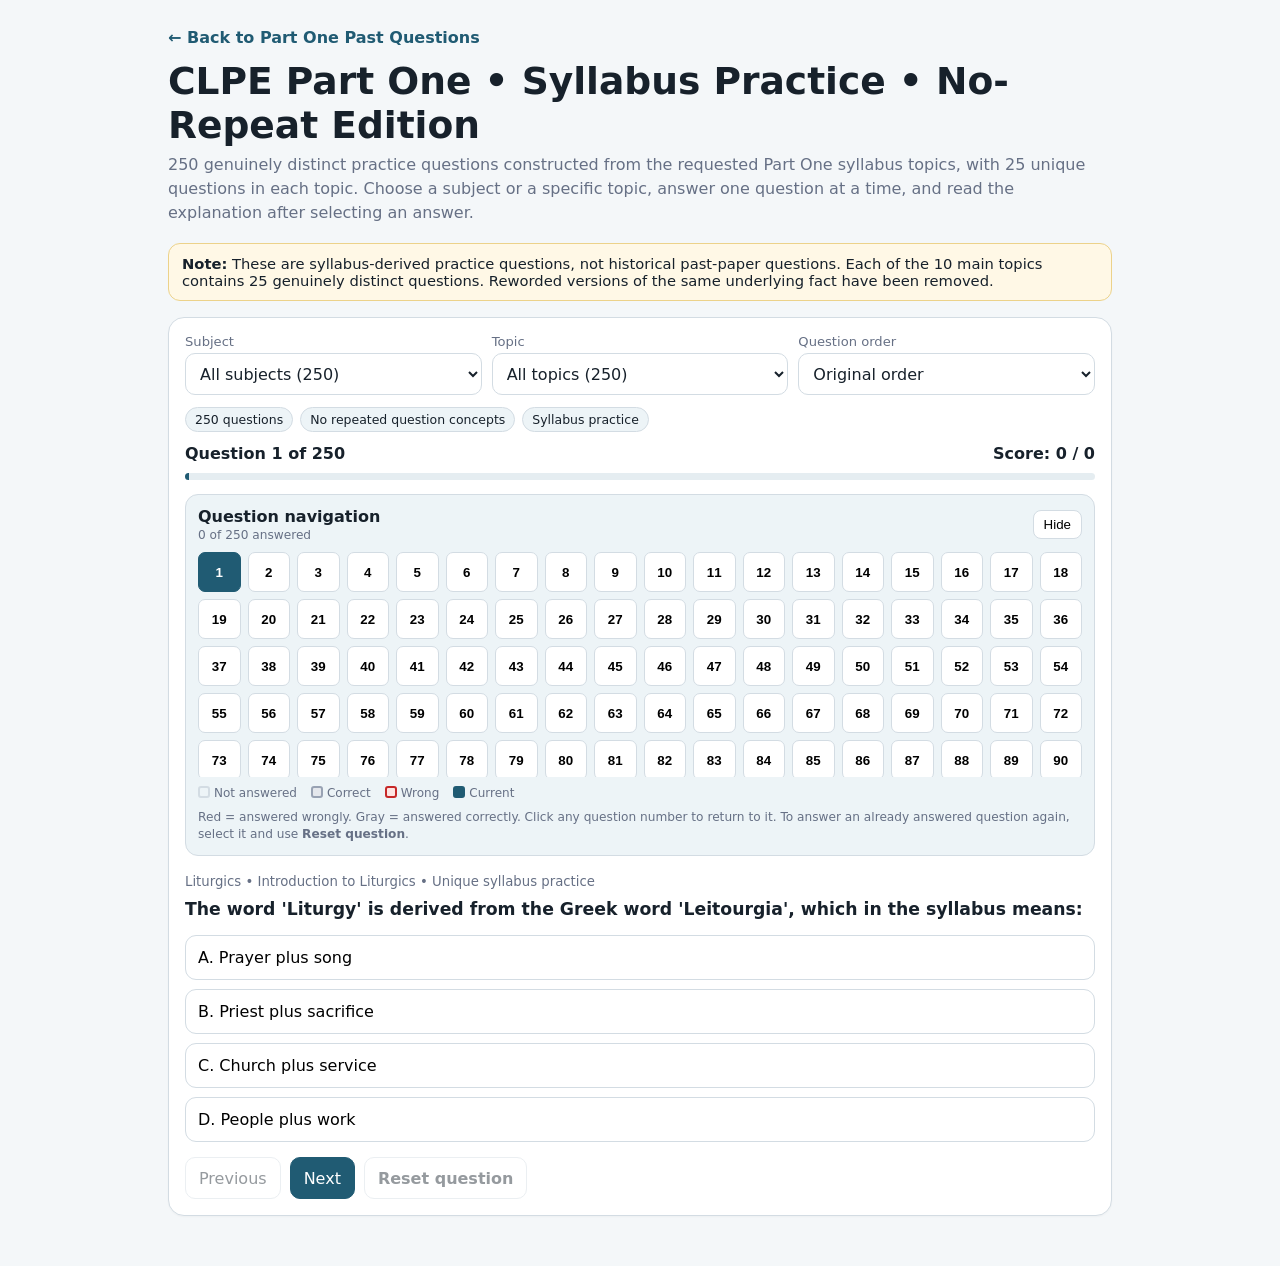
<file: index.html>
<!doctype html>
<html lang="en">
<head>
<meta charset="utf-8">
<meta name="viewport" content="width=device-width,initial-scale=1">
<title>CLPE Part One • Syllabus Practice • No-Repeat Edition</title>

<!-- Google tag (gtag.js) -->
<script async src="https://www.googletagmanager.com/gtag/js?id=G-89XWKB791B"></script>
<script>
  window.dataLayer = window.dataLayer || [];
  function gtag(){dataLayer.push(arguments);}
  gtag('js', new Date());
  gtag('config', 'G-89XWKB791B');
</script>

<link rel="stylesheet" href="style.css?v=20260925-unique250">
</head>
<body>
<div class="wrap">
  <a class="top-link" href="../">← Back to Part One Past Questions</a>
  <h1>CLPE Part One • Syllabus Practice • No-Repeat Edition</h1>
  <p class="subtitle">250 genuinely distinct practice questions constructed from the requested Part One syllabus topics, with 25 unique questions in each topic. Choose a subject or a specific topic, answer one question at a time, and read the explanation after selecting an answer.</p>

  <div class="notice"><strong>Note:</strong> These are syllabus-derived practice questions, not historical past-paper questions. Each of the 10 main topics contains 25 genuinely distinct questions. Reworded versions of the same underlying fact have been removed.</div>

  <div class="card">
    <div class="filters">
      <div>
        <label for="subject">Subject</label>
        <select id="subject"></select>
      </div>
      <div>
        <label for="topic">Topic</label>
        <select id="topic"></select>
      </div>
      <div>
        <label for="order">Question order</label>
        <select id="order">
          <option value="original">Original order</option>
          <option value="shuffle">Shuffle</option>
        </select>
      </div>
    </div>

    <div id="badges" class="badges"></div>

    <div class="status-line">
      <span id="prog">Question 1</span>
      <span id="score">Score: 0 / 0</span>
    </div>
    <div class="progress"><div id="bar" class="bar"></div></div>

    <div class="question-nav-panel">
      <div class="question-nav-head">
        <div>
          <strong>Question navigation</strong>
          <span id="navSummary" class="nav-summary"></span>
        </div>
        <button id="toggleNav" class="nav-toggle" type="button">Hide</button>
      </div>
      <div id="navWrap">
        <div id="questionNav" class="question-nav"></div>
        <div class="nav-legend">
          <span><i class="legend"></i>Not answered</span>
          <span><i class="legend correct"></i>Correct</span>
          <span><i class="legend wrong"></i>Wrong</span>
          <span><i class="legend current"></i>Current</span>
        </div>
        <p class="nav-help">Red = answered wrongly. Gray = answered correctly. Click any question number to return to it. To answer an already answered question again, select it and use <strong>Reset question</strong>.</p>
      </div>
    </div>

    <div id="quiz">
      <div id="meta" class="meta"></div>
      <p id="question" class="question"></p>
      <div id="answers" class="answers"></div>
      <div id="feedback" class="feedback" hidden></div>

      <div class="actions">
        <button id="prev" type="button">Previous</button>
        <button id="next" class="primary" type="button">Next</button>
        <button id="reset" type="button">Reset question</button>
      </div>
    </div>

    <div id="finish" class="finish" hidden>
      <h2>Finished</h2>
      <p id="final"></p>
    </div>
  </div>
</div>

<script src="script.js?v=20260925-unique250"></script>
</body>
</html>
</file>
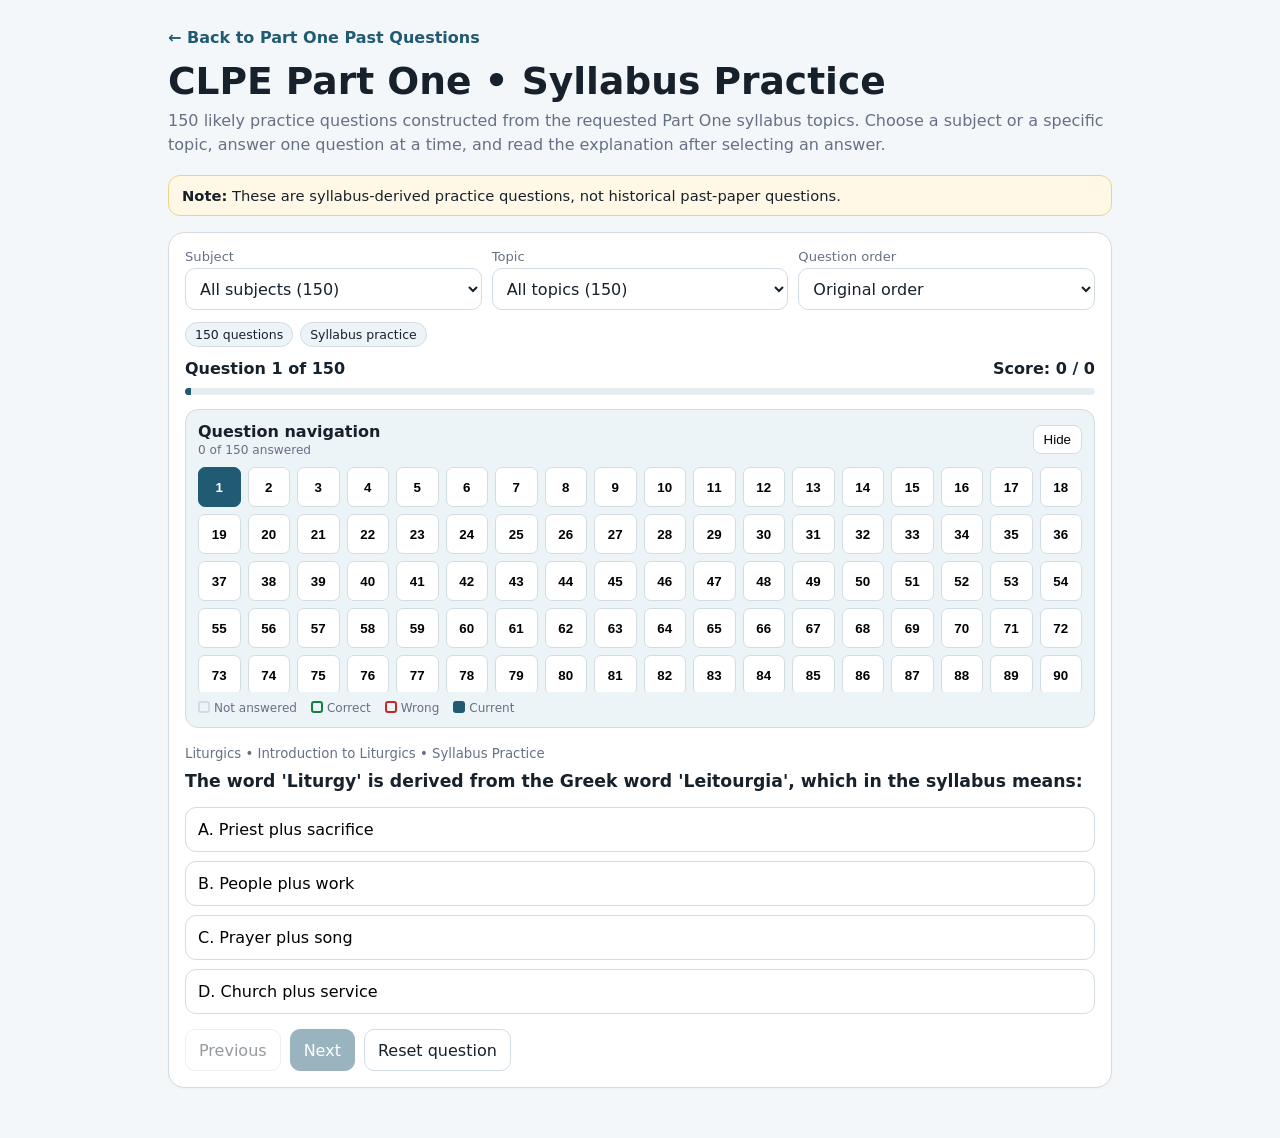
<file: syllabus-practice.html>
<!doctype html>
<html lang="en">
<head>
<meta charset="utf-8">
<meta name="viewport" content="width=device-width,initial-scale=1">
<title>CLPE Part One • Syllabus Practice</title>

<!-- Google tag (gtag.js) -->
<script async src="https://www.googletagmanager.com/gtag/js?id=G-89XWKB791B"></script>
<script>
  window.dataLayer = window.dataLayer || [];
  function gtag(){dataLayer.push(arguments);}
  gtag('js', new Date());
  gtag('config', 'G-89XWKB791B');
</script>

<style>
:root{
  --bg:#f4f7f9;
  --card:#ffffff;
  --text:#17212b;
  --muted:#667085;
  --border:#d3dce3;
  --accent:#205b73;
  --soft:#edf4f7;
  --good:#15803d;
  --bad:#c62828;
  --warn:#9a6700;
}
*{box-sizing:border-box}
body{
  margin:0;
  font-family:system-ui,-apple-system,BlinkMacSystemFont,"Segoe UI",sans-serif;
  color:var(--text);
  background:var(--bg);
}
.wrap{max-width:980px;margin:0 auto;padding:28px 18px 50px}
.top-link{display:inline-block;margin-bottom:12px;color:var(--accent);text-decoration:none;font-weight:600}
h1{margin:0 0 6px;font-size:clamp(1.7rem,4vw,2.35rem)}
.subtitle{margin:0 0 18px;color:var(--muted);line-height:1.5}
.notice{
  background:#fff8e6;border:1px solid #ecd28a;border-radius:12px;padding:11px 13px;
  margin-bottom:16px;font-size:.92rem;
}
.card{
  background:var(--card);border:1px solid var(--border);border-radius:16px;
  padding:16px;box-shadow:0 1px 2px rgba(0,0,0,.03)
}
.filters{display:grid;grid-template-columns:1fr 1fr 1fr;gap:10px}
label{display:block;font-size:.82rem;color:var(--muted);margin-bottom:4px}
select{
  width:100%;min-height:42px;padding:8px 10px;border:1px solid var(--border);
  border-radius:10px;background:#fff;color:var(--text);font:inherit;
}
.badges{display:flex;flex-wrap:wrap;gap:7px;margin:12px 0}
.badge{background:var(--soft);border:1px solid var(--border);border-radius:999px;padding:4px 9px;font-size:.78rem}
.status-line{display:flex;justify-content:space-between;gap:12px;font-weight:700;margin-top:8px}
.progress{height:7px;background:#e5edf1;border-radius:99px;overflow:hidden;margin:10px 0 14px}
.bar{height:100%;width:0;background:var(--accent)}
.question-nav-panel{margin:10px 0 18px;padding:12px;border:1px solid var(--border);border-radius:13px;background:var(--soft)}
.question-nav-head{display:flex;align-items:center;justify-content:space-between;gap:10px}
.nav-summary{display:block;font-size:.76rem;color:var(--muted);font-weight:400;margin-top:2px}
.nav-toggle{padding:6px 10px;border:1px solid var(--border);border-radius:8px;background:#fff;cursor:pointer}
.question-nav{display:grid;grid-template-columns:repeat(auto-fill,minmax(42px,1fr));gap:7px;max-height:225px;overflow-y:auto;margin-top:10px}
.nav-question{min-height:40px;border:1px solid var(--border);background:#fff;border-radius:7px;font-weight:700;cursor:pointer}
.nav-question.current{background:var(--accent);color:#fff;border-color:var(--accent)}
.nav-question.correct{border-color:var(--good);color:var(--good)}
.nav-question.wrong{border-color:var(--bad);color:var(--bad)}
.nav-legend{display:flex;flex-wrap:wrap;gap:10px 14px;margin-top:9px;color:var(--muted);font-size:.75rem}
.legend{display:inline-block;width:12px;height:12px;border:2px solid var(--border);border-radius:3px;margin-right:4px;vertical-align:-1px}
.legend.correct{border-color:var(--good)} .legend.wrong{border-color:var(--bad)} .legend.current{background:var(--accent);border-color:var(--accent)}
.meta{font-size:.83rem;color:var(--muted);margin:4px 0 8px}
.question{font-size:1.08rem;font-weight:700;line-height:1.45;margin:0 0 13px}
.answers{display:grid;gap:9px}
.answer{
  text-align:left;padding:12px;border:1px solid var(--border);border-radius:11px;background:#fff;
  font:inherit;cursor:pointer;
}
.answer:hover:not(:disabled){border-color:var(--accent)}
.answer.correct{border:2px solid var(--good);background:#f0faf4}
.answer.wrong{border:2px solid var(--bad);background:#fff5f5}
.answer:disabled{cursor:default;color:inherit}
.feedback{margin-top:14px;padding:14px;border-radius:12px;background:var(--soft);line-height:1.55}
.good{color:var(--good)} .bad{color:var(--bad)} .warn{color:var(--warn)}
.teaching{margin-top:12px} .teaching p{margin:4px 0 0}
.term-box{border-left:4px solid var(--accent);padding:9px 11px;background:#fff;border-radius:8px}
.ref{display:block;color:var(--muted);font-size:.8rem;margin-top:12px}
.actions{display:flex;gap:9px;flex-wrap:wrap;margin-top:15px}
.actions button{
  min-height:42px;padding:8px 13px;border:1px solid var(--border);border-radius:10px;background:#fff;color:var(--text);font:inherit;cursor:pointer
}
.actions .primary{background:var(--accent);border-color:var(--accent);color:#fff}
.actions button:disabled{opacity:.45;cursor:not-allowed}
.finish{text-align:center;padding:30px 10px}
@media(max-width:720px){
  .filters{grid-template-columns:1fr}
  .question-nav{grid-template-columns:repeat(auto-fill,minmax(38px,1fr))}
}
</style>
</head>
<body>
<div class="wrap">
  <a class="top-link" href="index.html">← Back to Part One Past Questions</a>
  <h1>CLPE Part One • Syllabus Practice</h1>
  <p class="subtitle">150 likely practice questions constructed from the requested Part One syllabus topics. Choose a subject or a specific topic, answer one question at a time, and read the explanation after selecting an answer.</p>

  <div class="notice"><strong>Note:</strong> These are syllabus-derived practice questions, not historical past-paper questions.</div>

  <div class="card">
    <div class="filters">
      <div>
        <label for="subject">Subject</label>
        <select id="subject"></select>
      </div>
      <div>
        <label for="topic">Topic</label>
        <select id="topic"></select>
      </div>
      <div>
        <label for="order">Question order</label>
        <select id="order">
          <option value="original">Original order</option>
          <option value="shuffle">Shuffle</option>
        </select>
      </div>
    </div>

    <div id="badges" class="badges"></div>

    <div class="status-line">
      <span id="prog">Question 1</span>
      <span id="score">Score: 0 / 0</span>
    </div>
    <div class="progress"><div id="bar" class="bar"></div></div>

    <div class="question-nav-panel">
      <div class="question-nav-head">
        <div>
          <strong>Question navigation</strong>
          <span id="navSummary" class="nav-summary"></span>
        </div>
        <button id="toggleNav" class="nav-toggle" type="button">Hide</button>
      </div>
      <div id="navWrap">
        <div id="questionNav" class="question-nav"></div>
        <div class="nav-legend">
          <span><i class="legend"></i>Not answered</span>
          <span><i class="legend correct"></i>Correct</span>
          <span><i class="legend wrong"></i>Wrong</span>
          <span><i class="legend current"></i>Current</span>
        </div>
      </div>
    </div>

    <div id="quiz">
      <div id="meta" class="meta"></div>
      <p id="question" class="question"></p>
      <div id="answers" class="answers"></div>
      <div id="feedback" class="feedback" hidden></div>

      <div class="actions">
        <button id="prev" type="button">Previous</button>
        <button id="next" class="primary" type="button">Next</button>
        <button id="reset" type="button">Reset question</button>
      </div>
    </div>

    <div id="finish" class="finish" hidden>
      <h2>Finished</h2>
      <p id="final"></p>
    </div>
  </div>
</div>

<script>
const ALL_QUESTIONS=[{"subject":"Liturgics","section":"Introduction to Liturgics","q":"The word 'Liturgy' is derived from the Greek word 'Leitourgia', which in the syllabus means:","options":["Priest plus sacrifice","People plus work","Prayer plus song","Church plus service"],"answer":1,"answer_text":"People plus work","explanation":"The syllabus derives 'liturgy' from the Greek 'Leitourgia' and explains it as 'people plus work'. This emphasizes participation by the worshipping people rather than worship being monopolized by the clergy.","syllabus_page":65,"source_type":"Syllabus-derived likely practice question"},{"subject":"Liturgics","section":"Introduction to Liturgics","q":"Which of the following is NOT listed as one of the four major elements of liturgy?","options":["Order","Ritual","Ceremony","Preaching"],"answer":3,"answer_text":"Preaching","explanation":"The four major elements given are Order, Ritual, Ceremony and Liturgical Silence. Preaching is important in worship, but it is not listed among these four elements.","syllabus_page":65,"source_type":"Syllabus-derived likely practice question"},{"subject":"Liturgics","section":"Introduction to Liturgics","q":"In liturgy, 'Order' refers mainly to:","options":["The structural framework or outline of the service","The physical movements made during worship","The prescribed words that are spoken or sung","The period of silence before the sermon"],"answer":0,"answer_text":"The structural framework or outline of the service","explanation":"Order is the structural framework or programme followed in a service. It gives the service logical movement and progression, while still allowing reasonable flexibility.","syllabus_page":65,"source_type":"Syllabus-derived likely practice question"},{"subject":"Liturgics","section":"Introduction to Liturgics","q":"What are 'rubrics' in a liturgical order?","options":["Hymns sung only by the choir","Instructions that guide the liturgist on what should be done","The prayers said by the congregation","The colours used in the church year"],"answer":1,"answer_text":"Instructions that guide the liturgist on what should be done","explanation":"Rubrics are instructions, often printed in italics, bold type or brackets. They are not meant to be read aloud; they tell the liturgist when people should stand, sit, kneel, or perform other actions.","syllabus_page":66,"source_type":"Syllabus-derived likely practice question"},{"subject":"Liturgics","section":"Introduction to Liturgics","q":"Which statement best describes 'ceremony' in liturgy?","options":["It is the theological meaning of a sermon","It is the physical action necessary for public worship","It is the fixed wording of a prayer","It is the silence observed after worship"],"answer":1,"answer_text":"It is the physical action necessary for public worship","explanation":"Ceremony refers to physical actions in worship, such as standing, sitting, kneeling, processions and other bodily actions connected with the service.","syllabus_page":66,"source_type":"Syllabus-derived likely practice question"},{"subject":"Liturgics","section":"Introduction to Liturgics","q":"According to the syllabus, one important purpose of liturgical silence is to:","options":["Give the choir time to prepare","Allow worshippers to listen to what God has to say","Make the service shorter","Replace the reading of Scripture"],"answer":1,"answer_text":"Allow worshippers to listen to what God has to say","explanation":"Liturgical silence is treated as a positive act of worship. After speaking to God in prayer and praise, silence creates space for worshippers to listen and attend to God.","syllabus_page":67,"source_type":"Syllabus-derived likely practice question"},{"subject":"Liturgics","section":"Worship","q":"The Old English root 'weorthscipe', from which 'worship' is derived, points to:","options":["Worthiness and giving recognition to God's worth","Singing loudly in church","Serving only through physical labour","Offering money during worship"],"answer":0,"answer_text":"Worthiness and giving recognition to God's worth","explanation":"The syllabus explains worship as attributing worth, honour and reverence to God. 'Weorthscipe' carries the idea of worthiness or worth-ship.","syllabus_page":69,"source_type":"Syllabus-derived likely practice question"},{"subject":"Liturgics","section":"Worship","q":"Which two words are described as central to the definition of Christian worship?","options":["Prayer and preaching","Revelation and response","Praise and thanksgiving","Sacrifice and service"],"answer":1,"answer_text":"Revelation and response","explanation":"Christian worship is described as God's revelation of himself in Jesus Christ and the human response to that revelation. Christ stands at the centre of both revelation and response.","syllabus_page":69,"source_type":"Syllabus-derived likely practice question"},{"subject":"Liturgics","section":"Worship","q":"Which statement best expresses the syllabus distinction between worship and service?","options":["All service is worship, but not all worship is service","Worship and service mean exactly the same thing","All worship is service to God, but not all service to God is worship","Service is more important than worship"],"answer":2,"answer_text":"All worship is service to God, but not all service to God is worship","explanation":"The syllabus uses Daniel and other biblical examples to show that faithful service and worship are not identical. All worship serves God, but Christian service includes many acts of obedience beyond acts of worship.","syllabus_page":70,"source_type":"Syllabus-derived likely practice question"},{"subject":"Liturgics","section":"Worship","q":"According to the syllabus, worship differs from praise because worship responds primarily to:","options":["What God has done","Who God is","What the congregation has received","The music used in church"],"answer":1,"answer_text":"Who God is","explanation":"Worship responds to God's nature, being and worth, while praise responds especially to God's deeds and what God has done.","syllabus_page":71,"source_type":"Syllabus-derived likely practice question"},{"subject":"Liturgics","section":"Worship","q":"Which of the following is listed among the New Testament elements of worship?","options":["Reading Scripture","Prayer","Giving","All of the above"],"answer":3,"answer_text":"All of the above","explanation":"The syllabus lists reading Scripture, prayer, singing, preaching, celebrating Baptism and the Lord's Supper, and giving as elements of worship.","syllabus_page":72,"source_type":"Syllabus-derived likely practice question"},{"subject":"Liturgics","section":"Worship","q":"In the acronym PRAISE used for the worship leader's dependence on the Holy Spirit, the letter 'R' stands for:","options":["Reverence","Reliance on the Holy Spirit","Reading Scripture","Repentance"],"answer":1,"answer_text":"Reliance on the Holy Spirit","explanation":"PRAISE includes Preparation with the Holy Spirit through Prayer, Reliance on the Holy Spirit, Adjustment, Inspiration, Singing in the Holy Spirit, and Edifying the church.","syllabus_page":72,"source_type":"Syllabus-derived likely practice question"},{"subject":"Liturgics","section":"Sacraments","q":"A sacrament is generally described in the syllabus as:","options":["A private religious opinion","An outward and visible sign of an inward and spiritual grace","A sermon preached by an ordained minister","Any religious object kept in a church"],"answer":1,"answer_text":"An outward and visible sign of an inward and spiritual grace","explanation":"The syllabus gives the classic description of a sacrament as an outward and visible sign of an inward and spiritual grace: something visible expressing an unseen spiritual reality.","syllabus_page":74,"source_type":"Syllabus-derived likely practice question"},{"subject":"Liturgics","section":"Sacraments","q":"The word 'sacrament' is derived from the Latin:","options":["Sacramentum","Leitourgia","Proskuneo","Koinonia"],"answer":0,"answer_text":"Sacramentum","explanation":"The syllabus traces the word sacrament to the Latin 'sacramentum'.","syllabus_page":74,"source_type":"Syllabus-derived likely practice question"},{"subject":"Liturgics","section":"Sacraments","q":"How many sacraments are accepted and performed by Methodists according to the syllabus?","options":["Two","Five","Seven","Thirty"],"answer":0,"answer_text":"Two","explanation":"The syllabus states that Protestant churches, including Methodists, accept two sacraments: Baptism and the Eucharist or Lord's Supper.","syllabus_page":75,"source_type":"Syllabus-derived likely practice question"},{"subject":"Liturgics","section":"Sacraments","q":"Which pair names the two sacraments accepted by Methodists?","options":["Confirmation and Ordination","Baptism and the Lord's Supper","Matrimony and Penance","Baptism and Confirmation"],"answer":1,"answer_text":"Baptism and the Lord's Supper","explanation":"Methodists recognize Baptism and the Eucharist, also called the Lord's Supper, as the two sacraments.","syllabus_page":75,"source_type":"Syllabus-derived likely practice question"},{"subject":"Liturgics","section":"Sacraments","q":"Which of the following is one of the five elements of a sacrament listed in the syllabus?","options":["Matter","Form","Minister","All of the above"],"answer":3,"answer_text":"All of the above","explanation":"The five elements listed are Matter, Form, Minister or Officiant, the Gift and the Benefit.","syllabus_page":75,"source_type":"Syllabus-derived likely practice question"},{"subject":"Liturgics","section":"Sacraments","q":"In the elements of a sacrament, 'Matter' refers to:","options":["The physical action and material used","The words of institution","The ordained officiant","The grace promised by God"],"answer":0,"answer_text":"The physical action and material used","explanation":"Matter is the physical action and material involved, such as water in Baptism and bread and wine in the Eucharist. The Form refers to the words used.","syllabus_page":75,"source_type":"Syllabus-derived likely practice question"},{"subject":"Methodist Studies","section":"Beginnings of Methodism","q":"Methodist Studies is described as the discipline dealing with the history, beliefs and practices of Methodism as:","options":["Only a political movement","A Reform Movement and a Denomination within Evangelical Christianity","A branch of Roman Catholicism","Only an English social club"],"answer":1,"answer_text":"A Reform Movement and a Denomination within Evangelical Christianity","explanation":"The syllabus defines Methodist Studies in terms of Methodism both as a reform movement and as a denomination within Evangelical Christianity.","syllabus_page":83,"source_type":"Syllabus-derived likely practice question"},{"subject":"Methodist Studies","section":"Beginnings of Methodism","q":"Modern Methodist groups trace their roots especially to the work of:","options":["John and Charles Wesley","Martin Luther and John Calvin","Peter and Paul","George Fox and William Penn"],"answer":0,"answer_text":"John and Charles Wesley","explanation":"The syllabus states that Methodist groups trace their roots to John and Charles Wesley, sons of Samuel and Susanna Wesley.","syllabus_page":83,"source_type":"Syllabus-derived likely practice question"},{"subject":"Methodist Studies","section":"Beginnings of Methodism","q":"Which group was associated with John and Charles Wesley, George Whitefield and others at Oxford?","options":["The Clapham Sect","The Holy Club","The SPCK","The Non-Aligned Movement"],"answer":1,"answer_text":"The Holy Club","explanation":"The Holy Club was associated with John and Charles Wesley and companions including George Whitefield, Benjamin Ingham, Charles Delamotte and John Clayton.","syllabus_page":83,"source_type":"Syllabus-derived likely practice question"},{"subject":"Methodist Studies","section":"Beginnings of Methodism","q":"One major reason given for studying Methodism is to:","options":["Forget denominational history","Know and preserve the heritage and core values of the faith community","Replace the study of Scripture","Avoid Christian formation"],"answer":1,"answer_text":"Know and preserve the heritage and core values of the faith community","explanation":"The syllabus argues that neglecting history, doctrines and core values weakens Christian formation. Methodist Studies helps Methodists know and transmit their heritage.","syllabus_page":83,"source_type":"Syllabus-derived likely practice question"},{"subject":"Methodist Studies","section":"Beginnings of Methodism","q":"Who were the parents of John and Charles Wesley?","options":["Samuel and Susanna Wesley","John and Mary Wesley","George and Elizabeth Whitefield","Samuel and Anne Annesley"],"answer":0,"answer_text":"Samuel and Susanna Wesley","explanation":"Samuel and Susanna Wesley were the parents of John and Charles. Their Epworth home strongly shaped the brothers' education, discipline and spirituality.","syllabus_page":84,"source_type":"Syllabus-derived likely practice question"},{"subject":"Methodist Studies","section":"Beginnings of Methodism","q":"How many children were born to Samuel and Susanna Wesley according to the syllabus?","options":["Nine","Twelve","Nineteen","Twenty-four"],"answer":2,"answer_text":"Nineteen","explanation":"The syllabus states that nineteen children were born to Samuel and Susanna Wesley; ten died in infancy and nine survived.","syllabus_page":85,"source_type":"Syllabus-derived likely practice question"},{"subject":"Methodist Studies","section":"Methodism in Ghana","q":"The Wesleyan Methodist Missionary Society (WMMS) was formed in England in:","options":["1703","1738","1813","1835"],"answer":2,"answer_text":"1813","explanation":"The WMMS was formed in 1813 by the Wesleyan Methodist Conference and began work in Ghana in 1835.","syllabus_page":106,"source_type":"Syllabus-derived likely practice question"},{"subject":"Methodist Studies","section":"Methodism in Ghana","q":"Which group provided the foundation members for the Methodist Church Ghana before the arrival of the first missionary?","options":["The Cape Coast SPCK or Bible Band","The Holy Club","The Moravian Society","The British Methodist Conference"],"answer":0,"answer_text":"The Cape Coast SPCK or Bible Band","explanation":"The Cape Coast SPCK, also known as the Meeting or Bible Band, requested Bibles and became the foundation group from which Methodist work in Ghana developed.","syllabus_page":107,"source_type":"Syllabus-derived likely practice question"},{"subject":"Methodist Studies","section":"Methodism in Ghana","q":"Who carried the Cape Coast group's request to the Wesleyan Methodist Missionary Society in England?","options":["Captain Potter","Thomas Birch Freeman","George Wrigley","John Wesley"],"answer":0,"answer_text":"Captain Potter","explanation":"Captain Potter, an English sailor and Methodist, carried the request and offered to transport any missionary appointed to Cape Coast at his own expense.","syllabus_page":108,"source_type":"Syllabus-derived likely practice question"},{"subject":"Methodist Studies","section":"Methodism in Ghana","q":"Who was the first Wesleyan Methodist missionary sent to Cape Coast?","options":["Thomas Birch Freeman","Joseph Rhodes Dunwell","George Wrigley","Robert Brooking"],"answer":1,"answer_text":"Joseph Rhodes Dunwell","explanation":"Joseph Rhodes Dunwell was recruited by the WMMS and arrived in Cape Coast on January 1, 1835, formally introducing Methodism in Ghana.","syllabus_page":108,"source_type":"Syllabus-derived likely practice question"},{"subject":"Methodist Studies","section":"Methodism in Ghana","q":"Joseph Rhodes Dunwell arrived in Cape Coast on:","options":["January 1, 1835","June 24, 1835","September 15, 1836","January 3, 1838"],"answer":0,"answer_text":"January 1, 1835","explanation":"The syllabus dates Dunwell's arrival to January 1, 1835. He died six months later on June 24, 1835.","syllabus_page":109,"source_type":"Syllabus-derived likely practice question"},{"subject":"Methodist Studies","section":"Methodism in Ghana","q":"Which missionary strongly promoted the training and use of a native ministry and opened a mission station in Kumasi?","options":["George Wrigley","Thomas Birch Freeman","Joseph Rhodes Dunwell","Peter Harrop"],"answer":1,"answer_text":"Thomas Birch Freeman","explanation":"Thomas Birch Freeman believed strongly in native ministry, trained local workers, travelled widely, and succeeded in opening a mission station in Kumasi between 1841 and 1842.","syllabus_page":112,"source_type":"Syllabus-derived likely practice question"},{"subject":"Church & Society","section":"Development","q":"In the syllabus, to 'develop' generally means to:","options":["Cause to grow larger, fuller or more mature","Reduce all social differences","Become politically independent","Increase only religious activity"],"answer":0,"answer_text":"Cause to grow larger, fuller or more mature","explanation":"The syllabus begins with the broad meaning of development as causing something to grow larger, fuller or more mature before focusing mainly on economic development.","syllabus_page":127,"source_type":"Syllabus-derived likely practice question"},{"subject":"Church & Society","section":"Development","q":"The syllabus mainly limits its discussion of development to:","options":["Economic development","Liturgical development","Biblical criticism","Church architecture"],"answer":0,"answer_text":"Economic development","explanation":"Although development can be economic, political, religious, social or technical, the section mainly studies economic development and the distinction between developed and developing countries.","syllabus_page":127,"source_type":"Syllabus-derived likely practice question"},{"subject":"Church & Society","section":"Development","q":"Developed or 'First World' countries are described mainly as:","options":["Industrialized and relatively prosperous","Nonindustrial and absolutely poor","Countries without markets","Countries without natural resources"],"answer":0,"answer_text":"Industrialized and relatively prosperous","explanation":"The syllabus describes the North as industrialized and relatively prosperous and contrasts it with the mainly nonindustrial and poorer South.","syllabus_page":127,"source_type":"Syllabus-derived likely practice question"},{"subject":"Church & Society","section":"Development","q":"Economics is described as dealing broadly with production or use of resources, distribution of wealth, and:","options":["Economic theories or ideologies","Liturgical seasons","Church sacraments","Biblical languages"],"answer":0,"answer_text":"Economic theories or ideologies","explanation":"The syllabus identifies three broad areas: management of natural resources, distribution of wealth, and economic theories or ideologies used to explain or justify these arrangements.","syllabus_page":128,"source_type":"Syllabus-derived likely practice question"},{"subject":"Church & Society","section":"Development","q":"The system of exchange in which goods or services are passed as gifts without explicit contracting for payment is called:","options":["Reciprocity","Capitalism","Social action","Industrialization"],"answer":0,"answer_text":"Reciprocity","explanation":"Reciprocity is gift-based exchange without bargaining for a specific return. The syllabus later distinguishes generalized, balanced and negative reciprocity.","syllabus_page":129,"source_type":"Syllabus-derived likely practice question"},{"subject":"Church & Society","section":"Development","q":"What is the main difference between social service and social action in the syllabus?","options":["Social service helps immediate needs, while social action addresses conditions causing the problem","Social action is only prayer, while social service is preaching","They mean exactly the same thing","Social service is political while social action is never public"],"answer":0,"answer_text":"Social service helps immediate needs, while social action addresses conditions causing the problem","explanation":"The Good Samaritan example illustrates social service by caring for the injured person. Social action would also seek to make the dangerous road safe by confronting the cause of the problem.","syllabus_page":130,"source_type":"Syllabus-derived likely practice question"},{"subject":"Church & Society","section":"Poverty","q":"According to the syllabus' use of Maslow's hierarchy, which needs are the basic necessities of life?","options":["Physiological needs","Esteem needs","Self-actualization needs","Social needs"],"answer":0,"answer_text":"Physiological needs","explanation":"Physiological needs include food, water, clothing, shelter and health. Failure to secure these basic necessities is treated as a key sign of poverty.","syllabus_page":131,"source_type":"Syllabus-derived likely practice question"},{"subject":"Church & Society","section":"Poverty","q":"Which is the highest level in Maslow's hierarchy as presented in the syllabus?","options":["Safety and security","Social needs","Self-actualization","Esteem"],"answer":2,"answer_text":"Self-actualization","explanation":"Self-actualization is the highest level, where people seek to fulfill and develop their God-given potential rather than merely secure money, status or social belonging.","syllabus_page":132,"source_type":"Syllabus-derived likely practice question"},{"subject":"Church & Society","section":"Poverty","q":"Paul's teaching in 1 Thessalonians 4:11-12 encourages Christians to:","options":["Avoid work and wait for help","Work with their hands and avoid unnecessary dependence","Seek prestige before basic needs","Reject all material provision"],"answer":1,"answer_text":"Work with their hands and avoid unnecessary dependence","explanation":"The syllabus uses Paul's teaching to emphasize productive work, providing for daily necessities and living responsibly rather than becoming needlessly dependent on others.","syllabus_page":132,"source_type":"Syllabus-derived likely practice question"},{"subject":"Church & Society","section":"Poverty","q":"Agur's prayer discussed in the syllabus is found in:","options":["Proverbs 30:7-9","Psalm 23","Matthew 6:9-13","Romans 12:1-2"],"answer":0,"answer_text":"Proverbs 30:7-9","explanation":"The syllabus uses Proverbs 30:7-9 to discuss the undesirability and spiritual dangers of poverty.","syllabus_page":132,"source_type":"Syllabus-derived likely practice question"},{"subject":"Church & Society","section":"Poverty","q":"According to the syllabus, Jesus' statement 'The poor you will always have with you' should NOT be understood as:","options":["An endorsement of poverty","A call to remain open-handed to the poor","A statement made in a particular context","A reminder that helping the poor remains possible"],"answer":0,"answer_text":"An endorsement of poverty","explanation":"The syllabus explicitly rejects the idea that Jesus was endorsing poverty. The statement is read alongside Deuteronomy 15:11 and the continuing responsibility to care for the poor.","syllabus_page":132,"source_type":"Syllabus-derived likely practice question"},{"subject":"Church & Society","section":"Poverty","q":"Which role does the syllabus assign to the Church in poverty reduction?","options":["Only giving occasional hand-outs","Providing help, teaching attitudinal change, and advocating for good policies","Avoiding economic matters","Leaving poverty entirely to government"],"answer":1,"answer_text":"Providing help, teaching attitudinal change, and advocating for good policies","explanation":"The Church is urged not only to assist the poor directly but also to teach, advocate for sound policies, and encourage attitudes and actions that help people move out of poverty.","syllabus_page":133,"source_type":"Syllabus-derived likely practice question"},{"subject":"Church & Society","section":"The Christian and Work Ethics","q":"The syllabus defines work as:","options":["Only paid manual labour","Any physical or mental activity directed toward accomplishing a task, including labour by which people earn a livelihood","Only church activity","Any activity done without planning"],"answer":1,"answer_text":"Any physical or mental activity directed toward accomplishing a task, including labour by which people earn a livelihood","explanation":"Work includes physical and mental activity directed toward a task and the labour through which people earn their livelihood.","syllabus_page":133,"source_type":"Syllabus-derived likely practice question"},{"subject":"Church & Society","section":"The Christian and Work Ethics","q":"According to Genesis 2:15 as used in the syllabus, one of humanity's primary tasks in Eden was to:","options":["Avoid the ground","Work the ground","Build a city","Establish a monarchy"],"answer":1,"answer_text":"Work the ground","explanation":"The syllabus presents work as part of God's intention for humanity, pointing to the command to work the ground in Eden.","syllabus_page":133,"source_type":"Syllabus-derived likely practice question"},{"subject":"Church & Society","section":"The Christian and Work Ethics","q":"What problem arose among some Christians in the Thessalonian church?","options":["They worked too much","They stopped working because they expected Christ's return immediately","They refused to pray","They rejected Paul's letters"],"answer":1,"answer_text":"They stopped working because they expected Christ's return immediately","explanation":"Some Thessalonian believers treated Christ's expected return as a reason to abandon responsibilities. Paul called them back to responsible and productive work.","syllabus_page":134,"source_type":"Syllabus-derived likely practice question"},{"subject":"Church & Society","section":"The Christian and Work Ethics","q":"Paul's statement 'If anyone will not work, he shall not eat' is discussed in connection with:","options":["Laziness and idleness","The sacraments","Missionary expansion","Liturgical silence"],"answer":0,"answer_text":"Laziness and idleness","explanation":"The statement addresses believers who refused productive work and became burdens on others while waiting for Christ's return.","syllabus_page":134,"source_type":"Syllabus-derived likely practice question"},{"subject":"Church & Society","section":"The Christian and Work Ethics","q":"According to the syllabus, spirituality should be understood mainly in terms of:","options":["Religious activities alone","Conduct, character, and the indwelling power of the Holy Spirit, not religious activity alone","Avoiding secular work","Spending the whole day at prayer centres"],"answer":1,"answer_text":"Conduct, character, and the indwelling power of the Holy Spirit, not religious activity alone","explanation":"The syllabus argues that spirituality is more than attending services, praying and studying the Bible. It includes conduct and character shaped by the Holy Spirit.","syllabus_page":137,"source_type":"Syllabus-derived likely practice question"},{"subject":"Church & Society","section":"The Christian and Work Ethics","q":"What lesson does Proverbs 6:6-11 draw from the ant?","options":["Depend on constant supervision","Practice diligence, initiative and preparation","Avoid future planning","Work only when commanded"],"answer":1,"answer_text":"Practice diligence, initiative and preparation","explanation":"The ant is presented as self-disciplined and industrious, working without a taskmaster and preparing for future need. The passage contrasts diligence with the sluggard's procrastination and poverty.","syllabus_page":137,"source_type":"Syllabus-derived likely practice question"},{"subject":"Church & Society","section":"The Christian and the Environment","q":"Which passage is central to the syllabus discussion of humanity's responsibility to work and care for the environment?","options":["Genesis 2:15","Acts 2:42","Romans 8:1","Matthew 28:19"],"answer":0,"answer_text":"Genesis 2:15","explanation":"Genesis 2:15 is used to ground the idea that human beings have a God-given responsibility to work the earth and take care of it.","syllabus_page":139,"source_type":"Syllabus-derived likely practice question"},{"subject":"Church & Society","section":"The Christian and the Environment","q":"Which of the following is listed as an activity that degrades the environment?","options":["Bush burning","Indiscriminate felling of trees","Fishing with poisonous chemicals","All of the above"],"answer":3,"answer_text":"All of the above","explanation":"The syllabus names bush burning, deforestation and poisonous fishing methods among destructive human activities.","syllabus_page":140,"source_type":"Syllabus-derived likely practice question"},{"subject":"Church & Society","section":"The Christian and the Environment","q":"In the syllabus, human 'ruling' over creation includes:","options":["Care, control and supervision of creation","Unlimited destruction of natural resources","Ignoring environmental laws","Leaving all responsibility to government"],"answer":0,"answer_text":"Care, control and supervision of creation","explanation":"Ruling is interpreted as responsible control and supervision. Humans are accountable for maintaining and protecting what God has entrusted to them.","syllabus_page":141,"source_type":"Syllabus-derived likely practice question"},{"subject":"Church & Society","section":"The Christian and the Environment","q":"Which topic is specifically included under the Christian's responsibility for the environment?","options":["Agriculture and land degradation","Water and environmental destruction","Bush fires","All of the above"],"answer":3,"answer_text":"All of the above","explanation":"The environment section treats agriculture and land degradation, water and environmental destruction, and bush fires as major areas of Christian responsibility.","syllabus_page":141,"source_type":"Syllabus-derived likely practice question"},{"subject":"Church & Society","section":"The Christian and the Environment","q":"A bushfire is defined in the syllabus as:","options":["Any fire inside a house","A wildfire occurring in grassland, woodland or forest","Only a fire caused by lightning","Any controlled farm fire"],"answer":1,"answer_text":"A wildfire occurring in grassland, woodland or forest","explanation":"The syllabus defines a bushfire as a wildfire in the bush, including grassland, woodland or forest.","syllabus_page":146,"source_type":"Syllabus-derived likely practice question"},{"subject":"Church & Society","section":"The Christian and the Environment","q":"Which of the following is identified as a Christian response to bushfires?","options":["Apathy when the bush is burning","Supporting prevention, fire-fighting and responsible stewardship","Starting fires to clear all vegetation","Ignoring government efforts"],"answer":1,"answer_text":"Supporting prevention, fire-fighting and responsible stewardship","explanation":"The syllabus treats environmental stewardship as a Christian responsibility and calls for prevention, support for fire control, volunteer action and rejection of apathy.","syllabus_page":147,"source_type":"Syllabus-derived likely practice question"},{"subject":"Church & Society","section":"The Christian and Culture","q":"The syllabus traces the word 'religion' to Latin roots conveying the idea of:","options":["That which binds together","That which separates people","Public entertainment","Economic exchange"],"answer":0,"answer_text":"That which binds together","explanation":"The syllabus derives religion from Latin roots explained as meaning 'that which binds together'.","syllabus_page":148,"source_type":"Syllabus-derived likely practice question"},{"subject":"Church & Society","section":"The Christian and Culture","q":"Sir Edward Burnett Tylor's definition of religion emphasized:","options":["Animism and belief in supernatural beings","Economic markets","Liturgical order","Political development"],"answer":0,"answer_text":"Animism and belief in supernatural beings","explanation":"Tylor is presented as defining religion especially through animism, belief in supernatural beings such as souls, ghosts, spirits, gods and goddesses.","syllabus_page":148,"source_type":"Syllabus-derived likely practice question"},{"subject":"Church & Society","section":"The Christian and Culture","q":"Robert Marett used the term 'mana' to refer to:","options":["A written creed","Impersonal spiritual power","A form of government","A Christian sacrament"],"answer":1,"answer_text":"Impersonal spiritual power","explanation":"The syllabus explains mana as an impersonal spiritual power, introduced by Marett in criticism of definitions that focused only on personal spiritual beings.","syllabus_page":148,"source_type":"Syllabus-derived likely practice question"},{"subject":"Church & Society","section":"The Christian and Culture","q":"In simple language, culture is described in the syllabus as:","options":["The way of life passed from one generation to the next","Only traditional clothing","Only religious belief","The laws of government"],"answer":0,"answer_text":"The way of life passed from one generation to the next","explanation":"Culture is the learned system of beliefs, feelings and rules for living around which people organize life. In simple terms, it is a way of life transmitted from generation to generation.","syllabus_page":149,"source_type":"Syllabus-derived likely practice question"},{"subject":"Church & Society","section":"The Christian and Culture","q":"What distinguishes a subculture from the dominant culture?","options":["A subculture belongs to a smaller segment of society with a distinctive identity while still participating in the wider culture","A subculture has no shared beliefs","A subculture exists outside society","A subculture is always religious"],"answer":0,"answer_text":"A subculture belongs to a smaller segment of society with a distinctive identity while still participating in the wider culture","explanation":"A subculture guides the distinctive identity and customs of a smaller segment of society, while its members also participate in the dominant culture of the larger society.","syllabus_page":150,"source_type":"Syllabus-derived likely practice question"},{"subject":"Church & Society","section":"The Christian and Culture","q":"The Aboakyer festival is used in the syllabus as an example of how shared customs can:","options":["Destroy community identity","Help people understand themselves as a community with a unique culture","Replace language","Prevent cultural continuity"],"answer":1,"answer_text":"Help people understand themselves as a community with a unique culture","explanation":"The syllabus uses Aboakyer to illustrate how participation in shared traditions gives meaning, continuity and a sense of common identity to a community.","syllabus_page":150,"source_type":"Syllabus-derived likely practice question"},{"subject":"Liturgics","section":"Introduction to Liturgics","q":"Before its specifically Christian use, the word 'liturgy' was originally applied to:","options":["Any public duty","Only priestly sacrifice","Private prayer","The singing of Psalms"],"answer":0,"answer_text":"Any public duty","explanation":"The syllabus explains that 'leitourgia' originally referred broadly to public duty. Its meaning later became associated with religious and ecclesiastical service.","syllabus_page":65,"source_type":"Syllabus-derived likely practice question"},{"subject":"Liturgics","section":"Introduction to Liturgics","q":"In the Septuagint, the term from which 'liturgy' comes was applied especially to:","options":["Service in the Temple","Military service","Family worship only","Private meditation"],"answer":0,"answer_text":"Service in the Temple","explanation":"In the Septuagint, the term was used for service in the Temple. This helps explain how a word for public service acquired a specifically religious meaning.","syllabus_page":65,"source_type":"Syllabus-derived likely practice question"},{"subject":"Liturgics","section":"Introduction to Liturgics","q":"In ecclesiastical usage, the syllabus says that 'liturgy' came to mean:","options":["The official worship of the Church","Only the sermon","Only Holy Communion","Only the work of the choir"],"answer":0,"answer_text":"The official worship of the Church","explanation":"The word came to be applied to the official worship of the Church. The syllabus notes that Eastern usage particularly associated it with the Eucharist, while Western usage could refer to the whole formal corporate worship.","syllabus_page":65,"source_type":"Syllabus-derived likely practice question"},{"subject":"Liturgics","section":"Introduction to Liturgics","q":"A good liturgy should express the common participation of:","options":["Only ordained ministers","Only the choir","Both clergy and laity","Only Local Preachers"],"answer":2,"answer_text":"Both clergy and laity","explanation":"Because liturgy is described as the 'work of the people', the syllabus stresses participation by both clergy and laity. Worship becomes deficient when the clergy monopolize it.","syllabus_page":65,"source_type":"Syllabus-derived likely practice question"},{"subject":"Liturgics","section":"Introduction to Liturgics","q":"One advantage of a familiar fixed order of worship is that it:","options":["Eliminates all flexibility","Reduces the need for repeated announcements directing the congregation","Prevents congregational participation","Makes preaching unnecessary"],"answer":1,"answer_text":"Reduces the need for repeated announcements directing the congregation","explanation":"A familiar order helps worship flow naturally without frequent announcements about what comes next. The syllabus still allows reasonable flexibility within an ordered service.","syllabus_page":65,"source_type":"Syllabus-derived likely practice question"},{"subject":"Liturgics","section":"Introduction to Liturgics","q":"In liturgy, 'ritual' refers mainly to:","options":["The form of words said or sung in worship","The architecture of the church","The movement of ministers","The silent period after a sermon"],"answer":0,"answer_text":"The form of words said or sung in worship","explanation":"Ritual is the form of words used in worship, especially prescribed words that are said or sung. These words are important channels of communication between God and worshippers.","syllabus_page":66,"source_type":"Syllabus-derived likely practice question"},{"subject":"Liturgics","section":"Introduction to Liturgics","q":"According to the syllabus, liturgical music should be judged mainly by its ability to:","options":["Display musical skill","Express Christian ideas","Keep the service long","Replace spoken prayer"],"answer":1,"answer_text":"Express Christian ideas","explanation":"Liturgical music is used for the sake of the words and the faith they express. Its fitness is therefore judged by how well it communicates Christian ideas.","syllabus_page":66,"source_type":"Syllabus-derived likely practice question"},{"subject":"Liturgics","section":"Introduction to Liturgics","q":"Which of the following can function as a visual aid in liturgical ceremony?","options":["Church architecture and furnishings","Only printed sermons","Only musical notes","Only announcements"],"answer":0,"answer_text":"Church architecture and furnishings","explanation":"The syllabus says that architecture, furnishings and ornaments can serve as visual aids by suggesting holiness, solemnity and the character of worship.","syllabus_page":67,"source_type":"Syllabus-derived likely practice question"},{"subject":"Liturgics","section":"Introduction to Liturgics","q":"Which of the following is identified as a danger of liturgical worship?","options":["Cold formality","Congregational participation","Biblical language","A balanced church year"],"answer":0,"answer_text":"Cold formality","explanation":"The syllabus warns that liturgy can become a cold formality, a routine without love for God, or an occasion for the officiant's pride. Good liturgy therefore requires spiritually prepared leadership.","syllabus_page":68,"source_type":"Syllabus-derived likely practice question"},{"subject":"Liturgics","section":"Worship","q":"The Old Testament words 'shachah' and 'kaghadh' used for worship carry the idea of:","options":["Bowing down or prostrating oneself","Teaching a lesson","Giving money","Travelling to Jerusalem"],"answer":0,"answer_text":"Bowing down or prostrating oneself","explanation":"These Old Testament terms express bodily reverence, such as bowing, prostrating or falling down before God.","syllabus_page":69,"source_type":"Syllabus-derived likely practice question"},{"subject":"Liturgics","section":"Worship","q":"The New Testament word 'proskuneo' used for worship carries the idea of:","options":["Kissing toward or prostrating oneself in homage","Studying privately","Working for wages","Serving food"],"answer":0,"answer_text":"Kissing toward or prostrating oneself in homage","explanation":"The syllabus explains 'proskuneo' as to kiss toward, prostrate oneself, or render homage. It expresses reverence and submission.","syllabus_page":69,"source_type":"Syllabus-derived likely practice question"},{"subject":"Liturgics","section":"Worship","q":"Which statement about Christian worship is supported by the syllabus?","options":["It is tied to one sacred place only","It may be personal or corporate and is fundamentally connected with the heart or attitude","It occurs only in a church building","It is limited to Sundays"],"answer":1,"answer_text":"It may be personal or corporate and is fundamentally connected with the heart or attitude","explanation":"The syllabus teaches that worship may be personal or corporate and is not finally tied to a particular place. The attitude of the worshipper and the relationship with God are central.","syllabus_page":69,"source_type":"Syllabus-derived likely practice question"},{"subject":"Liturgics","section":"Worship","q":"Why is worship described as a dialogue?","options":["Because only the congregation speaks","Because God speaks and the people respond","Because the preacher and choir debate","Because worship is mainly conversation among members"],"answer":1,"answer_text":"Because God speaks and the people respond","explanation":"God speaks through Scripture, preaching and Christ's presence in Holy Communion, while worshippers respond with praise, prayer and the offering of themselves.","syllabus_page":69,"source_type":"Syllabus-derived likely practice question"},{"subject":"Liturgics","section":"Worship","q":"The statement 'worship is a lifestyle, not an event' means that worship:","options":["Is confined to formal services","Should shape the Christian's whole daily relationship with Christ","Requires music at all times","Can happen only when a congregation gathers"],"answer":1,"answer_text":"Should shape the Christian's whole daily relationship with Christ","explanation":"The syllabus presents worship as a day-to-day relationship with Christ. Formal services matter, but worship is not limited by a building, time or single religious event.","syllabus_page":70,"source_type":"Syllabus-derived likely practice question"},{"subject":"Liturgics","section":"Worship","q":"Daniel's service to Nebuchadnezzar and Darius is used to show that:","options":["Service and worship are always identical","A person may faithfully serve someone without worshipping that person","Civil service is forbidden","Only kings may be served"],"answer":1,"answer_text":"A person may faithfully serve someone without worshipping that person","explanation":"Daniel served earthly rulers faithfully but refused worship that belonged to God. The example shows why all worship is service to God, while not every form of service is worship.","syllabus_page":70,"source_type":"Syllabus-derived likely practice question"},{"subject":"Liturgics","section":"Worship","q":"Praise differs from worship in that praise responds especially to:","options":["God's deeds and benefits","God's existence alone","The liturgical calendar","The authority of the minister"],"answer":0,"answer_text":"God's deeds and benefits","explanation":"The syllabus distinguishes worship as response to who God is and praise as response to what God has done, such as provision, forgiveness, protection and salvation.","syllabus_page":71,"source_type":"Syllabus-derived likely practice question"},{"subject":"Liturgics","section":"Worship","q":"Which biblical figures are cited as refusing worship directed to created beings?","options":["Peter and an angel","Paul and Barnabas only","Moses and Aaron","David and Solomon"],"answer":0,"answer_text":"Peter and an angel","explanation":"Peter refused Cornelius' worship in Acts 10, and the angel in Revelation 22 refused John's worship. The syllabus uses these examples to stress that worship belongs to God alone.","syllabus_page":72,"source_type":"Syllabus-derived likely practice question"},{"subject":"Liturgics","section":"Worship","q":"According to the syllabus, physical expressions such as clapping, dancing and lifting hands in worship should be:","options":["Completely forbidden","Practised without restraint","Used with honour, discernment and decorum","Required in every service"],"answer":2,"answer_text":"Used with honour, discernment and decorum","explanation":"The syllabus does not reject bodily expression, but warns against excess and abuse. Such expressions should honour God, fit the occasion and remain consistent with Christian worship.","syllabus_page":74,"source_type":"Syllabus-derived likely practice question"},{"subject":"Liturgics","section":"Sacraments","q":"Which of the following is NOT given as a reason for continuing the sacramental rites?","options":["Their institution by Christ","Christ's command for their continuance","Their role as symbols of divine acts in the Gospel","Their ability to replace preaching"],"answer":3,"answer_text":"Their ability to replace preaching","explanation":"The syllabus gives three grounds for continuing the sacraments: Christ instituted them, commanded their continuance, and they function as essential symbols of divine acts in the Gospel.","syllabus_page":75,"source_type":"Syllabus-derived likely practice question"},{"subject":"Liturgics","section":"Sacraments","q":"Hugo of Saint Victor in the twelfth century is said to have spoken of as many as:","options":["2 sacraments","7 sacraments","12 sacraments","30 sacraments"],"answer":3,"answer_text":"30 sacraments","explanation":"The syllabus notes that Hugo of Saint Victor spoke of as many as thirty sacraments before later Western teaching settled on other enumerations.","syllabus_page":75,"source_type":"Syllabus-derived likely practice question"},{"subject":"Liturgics","section":"Sacraments","q":"Peter Lombard estimated the number of sacraments to be:","options":["Two","Five","Seven","Thirty"],"answer":2,"answer_text":"Seven","explanation":"Peter Lombard is presented as identifying seven: Baptism, Eucharist, Confirmation, Orders, Matrimony, Penance and Extreme Unction.","syllabus_page":75,"source_type":"Syllabus-derived likely practice question"},{"subject":"Liturgics","section":"Sacraments","q":"In the five elements of a sacrament, 'Form' refers to:","options":["The words that signify the institution","The physical material used","The person receiving the sacrament","The church building"],"answer":0,"answer_text":"The words that signify the institution","explanation":"The Form is the wording of the rite, such as the words of institution at the Eucharist. It corresponds to the ritual dimension of the sacrament.","syllabus_page":75,"source_type":"Syllabus-derived likely practice question"},{"subject":"Liturgics","section":"Sacraments","q":"According to the syllabus, the 'Minister' or officiant of the sacrament is:","options":["Any person chosen by the congregation","The ordained clergy of the Word set aside for Word and Sacrament","Only a choir leader","Any baptized adult"],"answer":1,"answer_text":"The ordained clergy of the Word set aside for Word and Sacrament","explanation":"The syllabus identifies the minister or officiant as ordained clergy set apart for the administration of Word and Sacrament.","syllabus_page":75,"source_type":"Syllabus-derived likely practice question"},{"subject":"Liturgics","section":"Sacraments","q":"The 'Sacramental Gift' is:","options":["The money offered by the congregation","The grace promised by God to the recipient","The physical bread alone","The service book"],"answer":1,"answer_text":"The grace promised by God to the recipient","explanation":"Among the five elements, the Gift is the grace promised by God. The sacrament visibly signifies and conveys the promised spiritual blessing.","syllabus_page":75,"source_type":"Syllabus-derived likely practice question"},{"subject":"Liturgics","section":"Sacraments","q":"The Greek word from which 'Baptism' is derived is explained as meaning:","options":["To sing","To dip or immerse in water","To preach","To anoint with oil"],"answer":1,"answer_text":"To dip or immerse in water","explanation":"The syllabus connects baptism with the Greek 'baptize', meaning to dip or immerse in water.","syllabus_page":76,"source_type":"Syllabus-derived likely practice question"},{"subject":"Liturgics","section":"Sacraments","q":"Baptism is described in the syllabus as the central act of:","options":["Christian initiation","Church administration","Marriage preparation","Funeral worship"],"answer":0,"answer_text":"Christian initiation","explanation":"Baptism is presented as the central act of Christian initiation and is compared with circumcision in the Old Testament covenant community.","syllabus_page":76,"source_type":"Syllabus-derived likely practice question"},{"subject":"Liturgics","section":"Sacraments","q":"The 'efficacy' of a sacrament refers to:","options":["Its length","Its ability to effect the purpose for which it is administered","The number of people present","The age of the minister"],"answer":1,"answer_text":"Its ability to effect the purpose for which it is administered","explanation":"The syllabus uses efficacy to mean the sacrament's effectiveness in accomplishing what it signifies, whether understood as imparting grace or effectively representing the reality it signifies.","syllabus_page":80,"source_type":"Syllabus-derived likely practice question"},{"subject":"Methodist Studies","section":"Beginnings of Methodism","q":"Bartholomew Wesley was ejected from his parish after refusing to conform to the:","options":["Act of Uniformity of 1662","Toleration Act of 1689","Reform Act of 1832","Act of Emancipation"],"answer":0,"answer_text":"Act of Uniformity of 1662","explanation":"Bartholomew Wesley, John Wesley's paternal great-grandfather, was among ministers ejected for refusing conformity under the 1662 settlement.","syllabus_page":83,"source_type":"Syllabus-derived likely practice question"},{"subject":"Methodist Studies","section":"Beginnings of Methodism","q":"Samuel Wesley became rector at Epworth in:","options":["1662","1697","1703","1729"],"answer":1,"answer_text":"1697","explanation":"The syllabus states that Samuel Wesley, an Anglican minister and the father of John and Charles, became rector at Epworth in 1697.","syllabus_page":85,"source_type":"Syllabus-derived likely practice question"},{"subject":"Methodist Studies","section":"Beginnings of Methodism","q":"John Wesley was born on:","options":["June 28, 1703","May 24, 1738","December 18, 1708","June 24, 1835"],"answer":0,"answer_text":"June 28, 1703","explanation":"The syllabus gives John Benjamin Wesley's birth as June 28, 1703. He was the fifteenth child of Samuel and Susanna Wesley.","syllabus_page":86,"source_type":"Syllabus-derived likely practice question"},{"subject":"Methodist Studies","section":"Beginnings of Methodism","q":"Charles Wesley was born on:","options":["January 1, 1835","December 18, 1708","May 1, 1738","June 28, 1703"],"answer":1,"answer_text":"December 18, 1708","explanation":"Charles Wesley was born on December 18, 1708, five years after John. The syllabus identifies him as the seventeenth of the nineteen Wesley children.","syllabus_page":86,"source_type":"Syllabus-derived likely practice question"},{"subject":"Methodist Studies","section":"Beginnings of Methodism","q":"At what age did John Wesley enter Charterhouse School?","options":["Five","Eight","Eleven","Seventeen"],"answer":2,"answer_text":"Eleven","explanation":"John Wesley entered Charterhouse in 1714 at the age of eleven, on a scholarship provided by the Duke of Buckingham.","syllabus_page":88,"source_type":"Syllabus-derived likely practice question"},{"subject":"Methodist Studies","section":"Beginnings of Methodism","q":"John Wesley and his companions sailed for Georgia on October 21, 1735 aboard the:","options":["Simmonds","Mayflower","Victory","Endeavour"],"answer":0,"answer_text":"Simmonds","explanation":"John Wesley, Charles Wesley, Benjamin Ingham and Charles Delamotte left for Georgia aboard the Simmonds.","syllabus_page":92,"source_type":"Syllabus-derived likely practice question"},{"subject":"Methodist Studies","section":"Beginnings of Methodism","q":"One important lesson Wesley drew from the Moravians was that:","options":["Faith must be fearless and piety can be cheerful","Christianity requires political office","Worship should exclude hymns","Salvation depends on social status"],"answer":0,"answer_text":"Faith must be fearless and piety can be cheerful","explanation":"The Moravians impressed Wesley with their calm faith. The syllabus says they taught him, among other things, that faith must be fearless and piety can be buoyant or cheerful.","syllabus_page":93,"source_type":"Syllabus-derived likely practice question"},{"subject":"Methodist Studies","section":"Beginnings of Methodism","q":"John Wesley's Aldersgate Street experience occurred on:","options":["May 24, 1738","October 21, 1735","May 1, 1738","June 1744"],"answer":0,"answer_text":"May 24, 1738","explanation":"On May 24, 1738 Wesley attended a society in Aldersgate Street where Luther's preface to Romans was being read and described his heart as 'strangely warmed'.","syllabus_page":97,"source_type":"Syllabus-derived likely practice question"},{"subject":"Methodist Studies","section":"Beginnings of Methodism","q":"The earliest religious society of Wesley's own in England was inaugurated, on Peter Bohler's advice, on:","options":["May 1, 1738","May 24, 1738","December 18, 1708","January 1, 1835"],"answer":0,"answer_text":"May 1, 1738","explanation":"The syllabus says Wesley's earliest society in England was inaugurated on May 1, 1738. It first met at James Hutton's house and later at Fetter Lane.","syllabus_page":100,"source_type":"Syllabus-derived likely practice question"},{"subject":"Methodist Studies","section":"Methodism in Ghana","q":"The WMMS began work in Ghana in 1835, how many years after its formation in England?","options":["Ten years","Twenty-two years","Thirty years","Fifty years"],"answer":1,"answer_text":"Twenty-two years","explanation":"The Wesleyan Methodist Missionary Society was formed in 1813 and began work in Ghana in 1835, a difference of twenty-two years.","syllabus_page":106,"source_type":"Syllabus-derived likely practice question"},{"subject":"Methodist Studies","section":"Methodism in Ghana","q":"Which institution is described as playing the single most significant preparatory role for later Methodist work in Ghana?","options":["Philip Quaque's school","The Holy Club","The Fetter Lane Society","The Methodist Conference"],"answer":0,"answer_text":"Philip Quaque's school","explanation":"The syllabus credits the school established by Philip Quaque with a major preparatory role before Methodist missionaries arrived.","syllabus_page":106,"source_type":"Syllabus-derived likely practice question"},{"subject":"Methodist Studies","section":"Methodism in Ghana","q":"As headteacher of the Cape Coast school, Joseph Smith introduced:","options":["Bible reading as part of the curriculum","The Love Feast","The Quarterly Meeting","The Watch Night Service"],"answer":0,"answer_text":"Bible reading as part of the curriculum","explanation":"Joseph Smith introduced Bible reading to give pupils an accurate knowledge of Scripture. His insistence that the Bible be read without comment led to disagreement with William deGraft.","syllabus_page":107,"source_type":"Syllabus-derived likely practice question"},{"subject":"Methodist Studies","section":"Methodism in Ghana","q":"William deGraft's group at Cape Coast became known as:","options":["The Cape Coast SPCK or Bible Band","The Holy Club","The Moravian Band","The British Conference"],"answer":0,"answer_text":"The Cape Coast SPCK or Bible Band","explanation":"DeGraft and others organized the Society for Promoting Christian Knowledge at Cape Coast, also called the Meeting or Bible Band.","syllabus_page":107,"source_type":"Syllabus-derived likely practice question"},{"subject":"Methodist Studies","section":"Methodism in Ghana","q":"The first recorded meeting of the Cape Coast SPCK took place on:","options":["October 1, 1831","January 1, 1835","August 14, 1837","January 3, 1838"],"answer":0,"answer_text":"October 1, 1831","explanation":"The syllabus gives October 1, 1831 as the date of the first meeting recorded for the Cape Coast SPCK.","syllabus_page":107,"source_type":"Syllabus-derived likely practice question"},{"subject":"Methodist Studies","section":"Methodism in Ghana","q":"Joseph Rhodes Dunwell died on:","options":["June 24, 1835","January 1, 1835","November 16, 1837","February 20, 1838"],"answer":0,"answer_text":"June 24, 1835","explanation":"Dunwell's ministry in Cape Coast lasted only about six months. He died on June 24, 1835.","syllabus_page":109,"source_type":"Syllabus-derived likely practice question"},{"subject":"Methodist Studies","section":"Methodism in Ghana","q":"Which Methodist practice did Dunwell introduce during the Easter weekend of 1835?","options":["The Love Feast","The District Synod","The Watch Night Service","The Covenant Service"],"answer":0,"answer_text":"The Love Feast","explanation":"During Easter 1835 Dunwell introduced the Love Feast, in which those present were allowed to relate their religious experience.","syllabus_page":109,"source_type":"Syllabus-derived likely practice question"},{"subject":"Methodist Studies","section":"Methodism in Ghana","q":"Who introduced the Quarterly Meeting into Methodism in Ghana?","options":["George Wrigley","Joseph Rhodes Dunwell","Thomas Birch Freeman","Captain Potter"],"answer":0,"answer_text":"George Wrigley","explanation":"Rev. George Wrigley introduced the Quarterly Meeting, which first met at Cape Coast on August 14, 1837.","syllabus_page":110,"source_type":"Syllabus-derived likely practice question"},{"subject":"Methodist Studies","section":"Methodism in Ghana","q":"Thomas Birch Freeman and his wife arrived at Cape Coast on:","options":["January 3, 1838","September 15, 1836","January 1, 1835","August 14, 1837"],"answer":0,"answer_text":"January 3, 1838","explanation":"Freeman arrived on January 3, 1838. He later became a major figure in the consolidation and expansion of Methodism in Ghana.","syllabus_page":111,"source_type":"Syllabus-derived likely practice question"},{"subject":"Church & Society","section":"Development","q":"The phrase 'Third World' is attributed in the syllabus to:","options":["Alfred Sauvy","Abraham Maslow","Emile Durkheim","Robert Marett"],"answer":0,"answer_text":"Alfred Sauvy","explanation":"The syllabus attributes the phrase to the French analyst Alfred Sauvy, who used 'tiers monde' in 1952.","syllabus_page":127,"source_type":"Syllabus-derived likely practice question"},{"subject":"Church & Society","section":"Development","q":"Originally, the phrase 'Third World' referred to countries that were:","options":["Neutral in the Cold War","Members of NATO only","Part of the Soviet bloc only","Already industrialized"],"answer":0,"answer_text":"Neutral in the Cold War","explanation":"Sauvy used the expression for neutral countries in the Cold War, with the Western and Soviet blocs understood as the other two 'worlds'.","syllabus_page":127,"source_type":"Syllabus-derived likely practice question"},{"subject":"Church & Society","section":"Development","q":"In the North-South economic description used in the syllabus, the 'North' is mainly:","options":["Industrialized and relatively prosperous","Nonindustrial and impoverished","Agricultural only","Without markets"],"answer":0,"answer_text":"Industrialized and relatively prosperous","explanation":"The North is described as industrialized and relatively prosperous, while the South is generally less industrialized and poorer.","syllabus_page":127,"source_type":"Syllabus-derived likely practice question"},{"subject":"Church & Society","section":"Development","q":"A commodity is defined in the syllabus as:","options":["Any good, service or intangible item regarded as useful or valuable in a culture","Only a manufactured product","Only food","A government tax"],"answer":0,"answer_text":"Any good, service or intangible item regarded as useful or valuable in a culture","explanation":"The value of goods and services varies across cultures. The syllabus therefore defines commodities broadly as items considered useful or valuable within a culture.","syllabus_page":128,"source_type":"Syllabus-derived likely practice question"},{"subject":"Church & Society","section":"Development","q":"The right to use a resource and to deny others the right to use it is described as:","options":["Ownership","Reciprocity","Poverty","Social service"],"answer":0,"answer_text":"Ownership","explanation":"The syllabus discusses ownership in terms of recognized user rights and the ability to permit or deny others access to a resource.","syllabus_page":128,"source_type":"Syllabus-derived likely practice question"},{"subject":"Church & Society","section":"Development","q":"According to Sahlins as presented in the syllabus, reciprocity has how many basic forms?","options":["Two","Three","Five","Seven"],"answer":1,"answer_text":"Three","explanation":"The three forms named are generalized reciprocity, balanced reciprocity and negative reciprocity.","syllabus_page":129,"source_type":"Syllabus-derived likely practice question"},{"subject":"Church & Society","section":"Development","q":"A market makes it possible for exchange to take the form mainly of:","options":["Buying and selling","Only gift giving","Only taxation","Only borrowing"],"answer":0,"answer_text":"Buying and selling","explanation":"Markets bring sellers and buyers together and allow commodities to be exchanged through buying and selling rather than only through reciprocal gift exchange.","syllabus_page":129,"source_type":"Syllabus-derived likely practice question"},{"subject":"Church & Society","section":"Development","q":"The Church's prophetic role in economics includes speaking against:","options":["Unfair distribution, oppression and exploitation","All forms of business","All private ownership","Every form of profit"],"answer":0,"answer_text":"Unfair distribution, oppression and exploitation","explanation":"The syllabus presents the Church as the conscience of society, expected to challenge exploitation, economic injustice and unfair treatment of the weak and poor.","syllabus_page":129,"source_type":"Syllabus-derived likely practice question"},{"subject":"Church & Society","section":"Development","q":"Which of the following is listed by Jesus in Matthew 25 as a form of social service to the needy?","options":["Providing food for the hungry","Providing care for the sick","Providing clothing for the naked","All of the above"],"answer":3,"answer_text":"All of the above","explanation":"The syllabus lists food, water, shelter, clothing, health care and care for prisoners as examples of Christian social service.","syllabus_page":130,"source_type":"Syllabus-derived likely practice question"},{"subject":"Church & Society","section":"Poverty","q":"PAMSCAD is expanded in the syllabus as:","options":["Programme of Action for the Mitigation of the Social Cost of Adjustment","Programme for African Mission and Social Christian Development","Public Action Movement for Social Care and Development","Programme for Agricultural Management and Social Community Development"],"answer":0,"answer_text":"Programme of Action for the Mitigation of the Social Cost of Adjustment","explanation":"The syllabus names PAMSCAD as the Programme of Action for the Mitigation of the Social Cost of Adjustment.","syllabus_page":131,"source_type":"Syllabus-derived likely practice question"},{"subject":"Church & Society","section":"Poverty","q":"According to the wording used in the syllabus, LEAP stands for:","options":["Life Enhancement and Amelioration Programme","Livelihood Empowerment Against Poverty","Local Economic Assistance Programme","Life Education and Assistance Project"],"answer":0,"answer_text":"Life Enhancement and Amelioration Programme","explanation":"The Part One syllabus gives LEAP as 'Life Enhancement and Amelioration Programme'. This question preserves the wording of the source material.","syllabus_page":131,"source_type":"Syllabus-derived likely practice question"},{"subject":"Church & Society","section":"Poverty","q":"In Maslow's hierarchy, safety and security needs are concerned mainly with:","options":["Assuring basic necessities for the future","Prestige and recognition","Friendship alone","Creative fulfillment"],"answer":0,"answer_text":"Assuring basic necessities for the future","explanation":"Safety and security involve whether basic needs can continue to be met, for example through regular employment, income, job security and retirement provision.","syllabus_page":132,"source_type":"Syllabus-derived likely practice question"},{"subject":"Church & Society","section":"Poverty","q":"Maslow's 'social needs' include:","options":["Friendship, belonging and interaction with others","Food and water","Prestige only","Creative potential only"],"answer":0,"answer_text":"Friendship, belonging and interaction with others","explanation":"Once physiological and safety needs are substantially met, social needs such as friendship, belonging and participation become prominent.","syllabus_page":132,"source_type":"Syllabus-derived likely practice question"},{"subject":"Church & Society","section":"Poverty","q":"Ego, status and esteem needs include the desire for:","options":["Recognition, achievement and appreciation","Food and shelter","Only job security","Only religious worship"],"answer":0,"answer_text":"Recognition, achievement and appreciation","explanation":"The syllabus associates esteem needs with achievement, confidence, independence, prestige, status, recognition, attention and appreciation.","syllabus_page":132,"source_type":"Syllabus-derived likely practice question"},{"subject":"Church & Society","section":"Poverty","q":"According to the syllabus, to live with dignity at least which levels of Maslow's hierarchy should be satisfied?","options":["Only the first level","The first three levels","All five levels without exception","Only self-actualization"],"answer":1,"answer_text":"The first three levels","explanation":"The syllabus states that not everyone reaches self-actualization, but at least the first three levels are needed for a life of dignity.","syllabus_page":132,"source_type":"Syllabus-derived likely practice question"},{"subject":"Church & Society","section":"Poverty","q":"Titus 3:14 is used in the syllabus to encourage Christians to:","options":["Provide for daily necessities and avoid unproductive lives","Withdraw from society","Reject work","Depend entirely on others"],"answer":0,"answer_text":"Provide for daily necessities and avoid unproductive lives","explanation":"Paul's teaching is used to connect good and productive activity with meeting daily necessities and avoiding unproductive living.","syllabus_page":132,"source_type":"Syllabus-derived likely practice question"},{"subject":"Church & Society","section":"Poverty","q":"Paul's example in 2 Thessalonians 3:7-8 emphasizes that he:","options":["Worked night and day so as not to be a burden","Refused all manual labour","Depended on others for food","Taught that poverty was ideal"],"answer":0,"answer_text":"Worked night and day so as not to be a burden","explanation":"The syllabus points to Paul's own labour as an example of responsible Christian life and a refusal to become an unnecessary burden on others.","syllabus_page":132,"source_type":"Syllabus-derived likely practice question"},{"subject":"Church & Society","section":"Poverty","q":"Instead of emphasizing a 'Prosperity Gospel', the syllabus calls for the Church to practise a:","options":["Poverty-Alleviation Gospel","Political Gospel","Monastic Gospel","Ritual Gospel"],"answer":0,"answer_text":"Poverty-Alleviation Gospel","explanation":"The syllabus urges the Church to connect the freedom of Christ with practical teaching, advocacy and action that help people move out of poverty.","syllabus_page":133,"source_type":"Syllabus-derived likely practice question"},{"subject":"Church & Society","section":"The Christian and Work Ethics","q":"According to the syllabus, work was originally ordained by God as:","options":["A blessing","A punishment only","A sign of unbelief","A temporary human invention"],"answer":0,"answer_text":"A blessing","explanation":"Human beings were intended to work. The syllabus treats work itself as a blessing, while the painful toil connected with the ground is linked to the Fall.","syllabus_page":133,"source_type":"Syllabus-derived likely practice question"},{"subject":"Church & Society","section":"The Christian and Work Ethics","q":"Exodus 20:9-10 is used to support the pattern of:","options":["Six days of work and one day of rest","One day of work and six days of rest","No regular work","Only religious labour"],"answer":0,"answer_text":"Six days of work and one day of rest","explanation":"The syllabus points to the six-and-one rhythm to show that both work and rest belong within a responsible biblical pattern.","syllabus_page":134,"source_type":"Syllabus-derived likely practice question"},{"subject":"Church & Society","section":"The Christian and Work Ethics","q":"The Book of Proverbs generally:","options":["Praises hard work and condemns laziness","Condemns all wealth","Discourages planning","Teaches dependence on others"],"answer":0,"answer_text":"Praises hard work and condemns laziness","explanation":"The syllabus cites Proverbs to contrast diligence and productive labour with laziness, procrastination and the poverty that often follows them.","syllabus_page":134,"source_type":"Syllabus-derived likely practice question"},{"subject":"Church & Society","section":"The Christian and Work Ethics","q":"The idleness of some Thessalonian Christians led them to become:","options":["A burden to the church and meddlers in other people's affairs","More productive citizens","Full-time missionaries","Independent workers"],"answer":0,"answer_text":"A burden to the church and meddlers in other people's affairs","explanation":"The syllabus says their inactivity made them dependent on the church, wasted time that could have helped others and led them into meddling.","syllabus_page":134,"source_type":"Syllabus-derived likely practice question"},{"subject":"Church & Society","section":"The Christian and Work Ethics","q":"The syllabus notes that some Greeks regarded ordinary physical labour as:","options":["Degrading work suitable for slaves","The highest form of philosophy","A sacrament","A requirement for citizenship"],"answer":0,"answer_text":"Degrading work suitable for slaves","explanation":"This cultural attitude formed part of the background to Paul's insistence that Christians should work with their own hands and live responsibly.","syllabus_page":135,"source_type":"Syllabus-derived likely practice question"},{"subject":"Church & Society","section":"The Christian and Work Ethics","q":"A wrong interpretation of Proverbs 10:22 led some Christians to think that:","options":["Planning and hard work were unnecessary","Work should be done diligently","God's blessing should guide work","Christians should avoid laziness"],"answer":0,"answer_text":"Planning and hard work were unnecessary","explanation":"The syllabus criticizes interpretations that turn God's blessing into an excuse for inactivity, excessive dependence on prayer centres and neglect of productive work.","syllabus_page":135,"source_type":"Syllabus-derived likely practice question"},{"subject":"Church & Society","section":"The Christian and Work Ethics","q":"The syllabus presents industry and skill in relation to God's blessing as:","options":["Means through which work may be fruitful","Completely useless","Sinful human effort","A replacement for God"],"answer":0,"answer_text":"Means through which work may be fruitful","explanation":"The point is not that work has no value, but that work and skill should operate under God's blessing and direction rather than being treated as independent of God.","syllabus_page":136,"source_type":"Syllabus-derived likely practice question"},{"subject":"Church & Society","section":"The Christian and Work Ethics","q":"Spirituality is described in the syllabus as more than:","options":["Attending services, praying and studying the Bible","Christian character","The work of the Holy Spirit","Moral conduct"],"answer":0,"answer_text":"Attending services, praying and studying the Bible","explanation":"Religious activities matter, but spirituality is also about character and conduct shaped by the indwelling Holy Spirit.","syllabus_page":137,"source_type":"Syllabus-derived likely practice question"},{"subject":"Church & Society","section":"The Christian and Work Ethics","q":"Which of the following is listed as a manifestation of laziness?","options":["Procrastination","Lack of initiative","Lack of discipline","All of the above"],"answer":3,"answer_text":"All of the above","explanation":"The syllabus names lack of initiative, procrastination, passivity and lack of discipline as habits through which laziness appears.","syllabus_page":138,"source_type":"Syllabus-derived likely practice question"},{"subject":"Church & Society","section":"The Christian and the Environment","q":"Genesis 1:26-31 is used in the syllabus to show that humanity was created to:","options":["Exercise responsible rule over creation","Destroy creation without limit","Avoid involvement with nature","Leave the earth unmanaged"],"answer":0,"answer_text":"Exercise responsible rule over creation","explanation":"Being made in God's image is linked with responsibility for creation. Human rule is treated as accountable stewardship, not permission for careless destruction.","syllabus_page":139,"source_type":"Syllabus-derived likely practice question"},{"subject":"Church & Society","section":"The Christian and the Environment","q":"Which of the following is listed as a result of environmental degradation?","options":["Global warming","Drying up of water bodies","Air and noise pollution","All of the above"],"answer":3,"answer_text":"All of the above","explanation":"The syllabus connects destructive practices with climatic changes, global warming, drying water bodies, pollution and conversion of forests into grasslands.","syllabus_page":140,"source_type":"Syllabus-derived likely practice question"},{"subject":"Church & Society","section":"The Christian and the Environment","q":"Why does the syllabus emphasize a 'culture of maintenance'?","options":["Because possessing something also brings responsibility to care for it","Because maintenance replaces work","Because only government must maintain resources","Because creation has no future value"],"answer":0,"answer_text":"Because possessing something also brings responsibility to care for it","explanation":"The syllabus links working with maintaining what has been entrusted to us. Stewardship involves preserving resources so future generations can also benefit.","syllabus_page":141,"source_type":"Syllabus-derived likely practice question"},{"subject":"Church & Society","section":"The Christian and the Environment","q":"According to the syllabus, Christians have a particularly strong reason to care for the environment because:","options":["They believe in a Creator-God who entrusted creation to humanity","They alone use natural resources","Environmental issues are only church matters","The Bible forbids agriculture"],"answer":0,"answer_text":"They believe in a Creator-God who entrusted creation to humanity","explanation":"The argument is theological: creation belongs to God, and humans are entrusted with responsibility for it. Christian belief therefore strengthens the duty of environmental care.","syllabus_page":141,"source_type":"Syllabus-derived likely practice question"},{"subject":"Church & Society","section":"The Christian and the Environment","q":"Leviticus 25:23 is used to support the idea that:","options":["The land belongs ultimately to God and humans are stewards or tenants","Land may never be farmed","Only priests may own land","Land has no spiritual significance"],"answer":0,"answer_text":"The land belongs ultimately to God and humans are stewards or tenants","explanation":"The syllabus uses the statement that 'the land is mine' to emphasize stewardship and the need to preserve and restore the land's fertility.","syllabus_page":143,"source_type":"Syllabus-derived likely practice question"},{"subject":"Church & Society","section":"The Christian and the Environment","q":"One cause of flooding in urban centres identified in the syllabus is:","options":["Building in waterways","Planting trees","Desilting drains","Harvesting rainwater"],"answer":0,"answer_text":"Building in waterways","explanation":"Buildings in waterways obstruct the natural flow of water and contribute to flooding and destruction.","syllabus_page":145,"source_type":"Syllabus-derived likely practice question"},{"subject":"Church & Society","section":"The Christian and the Environment","q":"Human causes of bushfires are grouped in the syllabus as:","options":["Malicious, careless and accidental acts","Economic, political and religious acts","Natural, spiritual and ceremonial acts","Agricultural acts only"],"answer":0,"answer_text":"Malicious, careless and accidental acts","explanation":"The syllabus distinguishes deliberately set fires, careless actions and accidental fires. Lightning is discussed separately as a natural cause.","syllabus_page":146,"source_type":"Syllabus-derived likely practice question"},{"subject":"Church & Society","section":"The Christian and the Environment","q":"Which of the following can be destroyed or harmed by bushfires?","options":["Wildlife and vegetation","Homes and public property","Human life","All of the above"],"answer":3,"answer_text":"All of the above","explanation":"The syllabus describes damage to fauna, flora, habitats, people, homes, bridges, power lines and air quality.","syllabus_page":146,"source_type":"Syllabus-derived likely practice question"},{"subject":"Church & Society","section":"The Christian and the Environment","q":"The syllabus regards apathy when God's creation is threatened by bushfires as:","options":["A responsible response","Morally unacceptable for Christians","A private matter only","The duty of government alone"],"answer":1,"answer_text":"Morally unacceptable for Christians","explanation":"Christians are called to become part of the solution through prevention, stewardship, support for fire control and practical involvement rather than indifference.","syllabus_page":147,"source_type":"Syllabus-derived likely practice question"},{"subject":"Church & Society","section":"The Christian and Culture","q":"Which of the following is included among the broad characteristics of religion in the syllabus?","options":["Belief in supernatural beings or power","Symbolic expression of feelings","Rituals intended to relate to supernatural beings or powers","All of the above"],"answer":3,"answer_text":"All of the above","explanation":"The syllabus describes religion through supernatural belief, symbolic expression and ritual practices that give meaning and shape relationships with the supernatural.","syllabus_page":148,"source_type":"Syllabus-derived likely practice question"},{"subject":"Church & Society","section":"The Christian and Culture","q":"Tylor's theory of animism is presented as helping people explain experiences such as:","options":["Dreams, sleep and hallucinations","Only economic exchange","Only political conflict","Only language development"],"answer":0,"answer_text":"Dreams, sleep and hallucinations","explanation":"Tylor's approach linked religion to belief in supernatural beings and used it to explain puzzling experiences such as dreams, sleep, unconsciousness and hallucinations.","syllabus_page":148,"source_type":"Syllabus-derived likely practice question"},{"subject":"Church & Society","section":"The Christian and Culture","q":"Marett argued that the concept of 'mana' arose primarily from:","options":["Emotion","Economic need","Political power","Written law"],"answer":0,"answer_text":"Emotion","explanation":"The syllabus contrasts Marett with Tylor by saying Marett regarded mana as an ancient and widespread religious idea arising from emotion rather than intellect.","syllabus_page":148,"source_type":"Syllabus-derived likely practice question"},{"subject":"Church & Society","section":"The Christian and Culture","q":"The term 'taboo' is linked in the syllabus with the idea of something that is:","options":["Forbidden and sacred","Ordinary and secular","Commercial and public","Temporary and meaningless"],"answer":0,"answer_text":"Forbidden and sacred","explanation":"The word is traced to Polynesian 'tapu' or 'tabu', carrying the senses of both forbidden and sacred, especially in relation to things charged with spiritual power.","syllabus_page":149,"source_type":"Syllabus-derived likely practice question"},{"subject":"Church & Society","section":"The Christian and Culture","q":"Emile Durkheim emphasized religion as a system of beliefs and practices concerning:","options":["Sacred things","Markets","Political parties","Only private opinions"],"answer":0,"answer_text":"Sacred things","explanation":"Durkheim focused on sacred things that evoke awe, respect or reverence and on religion's role in forming and stabilizing community life.","syllabus_page":149,"source_type":"Syllabus-derived likely practice question"},{"subject":"Church & Society","section":"The Christian and Culture","q":"A society is described in the syllabus as people connected by:","options":["Communication, common customs and traditions, and institutions","Biology alone","Religion alone","Geography alone"],"answer":0,"answer_text":"Communication, common customs and traditions, and institutions","explanation":"The syllabus describes societies as groups that see themselves as distinct and are connected through communication, shared customs and institutions such as politics, law and economics.","syllabus_page":149,"source_type":"Syllabus-derived likely practice question"},{"subject":"Church & Society","section":"The Christian and Culture","q":"Shared culture contributes to a society by giving members:","options":["A sense of common identity","Exactly identical knowledge","No rules for behaviour","Freedom from tradition"],"answer":0,"answer_text":"A sense of common identity","explanation":"Culture provides shared beliefs, feelings and rules for living that help members understand themselves as a people with a common identity.","syllabus_page":149,"source_type":"Syllabus-derived likely practice question"},{"subject":"Church & Society","section":"The Christian and Culture","q":"The syllabus says that culture is:","options":["Fixed and unchanging","Capable of diversity and change within the same society","Identical for every member","Only inherited biologically"],"answer":1,"answer_text":"Capable of diversity and change within the same society","explanation":"Culture is learned, shared and transmitted, but it is not fixed. Different groups within one society may possess distinctive cultural knowledge and practices.","syllabus_page":150,"source_type":"Syllabus-derived likely practice question"},{"subject":"Church & Society","section":"The Christian and Culture","q":"Clothing and language are used in the syllabus to illustrate that culture:","options":["Communicates symbolic meaning and identity","Has no connection with identity","Is limited to religion","Cannot change"],"answer":0,"answer_text":"Communicates symbolic meaning and identity","explanation":"Clothing can communicate shared symbolic meanings, while language expresses community identity and helps people understand who they are as a group.","syllabus_page":150,"source_type":"Syllabus-derived likely practice question"}];
const LETTERS=["A","B","C","D","E","F","G"];

let set=[], i=0, score=0, scored=0, states=[], quizStarted=false;

const $=id=>document.getElementById(id);
const subject=$("subject"), topic=$("topic"), order=$("order"),
badges=$("badges"), prog=$("prog"), scoreEl=$("score"), bar=$("bar"),
meta=$("meta"), questionEl=$("question"), answers=$("answers"),
feedback=$("feedback"), prev=$("prev"), next=$("next"), reset=$("reset"),
quiz=$("quiz"), finish=$("finish"), final=$("final"),
questionNav=$("questionNav"), navSummary=$("navSummary"),
toggleNav=$("toggleNav"), navWrap=$("navWrap");

function track(name,params={}){
  if(typeof gtag==="function") gtag("event",name,params);
}

function context(){
  return {
    quiz_part:"Part One Syllabus Practice",
    practice_subject:subject.value,
    practice_topic:topic.value,
    question_order:order.value,
    total_questions:set.length
  };
}

function esc(s){
  return String(s ?? "").replace(/[&<>"']/g,c=>({"&":"&amp;","<":"&lt;",">":"&gt;",'"':"&quot;","'":"&#039;"}[c]));
}

function shuffle(a){
  const b=a.slice();
  for(let x=b.length-1;x>0;x--){
    const j=Math.floor(Math.random()*(x+1));
    [b[x],b[j]]=[b[j],b[x]];
  }
  return b;
}

function initSubjects(){
  const subjects=[...new Set(ALL_QUESTIONS.map(x=>x.subject))];
  subject.innerHTML=`<option value="ALL">All subjects (${ALL_QUESTIONS.length})</option>`;
  for(const s of subjects){
    const n=ALL_QUESTIONS.filter(x=>x.subject===s).length;
    subject.insertAdjacentHTML("beforeend",`<option value="${esc(s)}">${esc(s)} (${n})</option>`);
  }
  refreshTopics();
}

function refreshTopics(){
  const base=subject.value==="ALL"
    ?ALL_QUESTIONS
    :ALL_QUESTIONS.filter(x=>x.subject===subject.value);

  const topics=[...new Set(base.map(x=>x.section))];
  topic.innerHTML=`<option value="ALL">All topics (${base.length})</option>`;

  for(const t of topics){
    const n=base.filter(x=>x.section===t).length;
    topic.insertAdjacentHTML("beforeend",`<option value="${esc(t)}">${esc(t)} (${n})</option>`);
  }

  build();
}

function build(){
  let base=ALL_QUESTIONS.filter(x=>
    (subject.value==="ALL" || x.subject===subject.value) &&
    (topic.value==="ALL" || x.section===topic.value)
  );

  set=order.value==="shuffle" ? shuffle(base) : base.slice();

  i=0; score=0; scored=0; states=set.map(()=>null); quizStarted=false;
  quiz.hidden=false; finish.hidden=true;

  badges.innerHTML=
    `<span class="badge">${set.length} questions</span>`+
    `<span class="badge">Syllabus practice</span>`;

  renderNav();
  render();
}

function renderNav(){
  questionNav.innerHTML="";
  const frag=document.createDocumentFragment();

  set.forEach((x,idx)=>{
    const b=document.createElement("button");
    b.type="button";
    b.className="nav-question";
    b.textContent=idx+1;
    b.title=`Question ${idx+1} • ${x.subject} • ${x.section}`;
    b.addEventListener("click",()=>{
      const from=i+1; i=idx;
      track("practice_question_navigated",{...context(),from_question:from,to_question:idx+1});
      render();
    });
    frag.appendChild(b);
  });

  questionNav.appendChild(frag);
  updateNav();
}

function updateNav(){
  const buttons=questionNav.querySelectorAll(".nav-question");
  buttons.forEach((b,idx)=>{
    b.className="nav-question";
    if(idx===i) b.classList.add("current");
    else if(states[idx]?.ok===true) b.classList.add("correct");
    else if(states[idx]?.ok===false) b.classList.add("wrong");
  });
  navSummary.textContent=`${states.filter(Boolean).length} of ${set.length} answered`;
}

function render(){
  if(!set.length){
    prog.textContent="Question 0 of 0";
    scoreEl.textContent="Score: 0 / 0";
    questionEl.textContent="No questions in this selection.";
    answers.innerHTML="";
    feedback.hidden=true;
    next.disabled=true;
    prev.disabled=true;
    return;
  }

  const x=set[i], st=states[i];

  prog.textContent=`Question ${i+1} of ${set.length}`;
  scoreEl.textContent=`Score: ${score} / ${scored}`;
  bar.style.width=`${((i+1)/set.length)*100}%`;
  meta.textContent=`${x.subject} • ${x.section} • Syllabus Practice`;
  questionEl.textContent=x.q;

  answers.innerHTML="";
  feedback.hidden=true;
  feedback.innerHTML="";

  x.options.forEach((opt,j)=>{
    const b=document.createElement("button");
    b.type="button";
    b.className="answer";
    b.textContent=`${LETTERS[j]}. ${opt}`;

    if(st){
      b.disabled=true;
      if(j===x.answer) b.classList.add("correct");
      if(j===st.choice && j!==x.answer) b.classList.add("wrong");
    }

    b.addEventListener("click",()=>choose(j));
    answers.appendChild(b);
  });

  if(st) showFeedback(x,st);

  prev.disabled=i===0;
  next.disabled=!st;
  next.textContent=i===set.length-1 ? "Finish" : "Next";
  updateNav();
}

function choose(choice){
  if(states[i]) return;

  const x=set[i];
  if(!quizStarted){
    quizStarted=true;
    track("practice_quiz_started",context());
  }

  const ok=choice===x.answer;
  states[i]={choice,ok};
  scored++;
  if(ok) score++;

  track("practice_question_answered",{
    ...context(),
    question_number:i+1,
    question_subject:x.subject,
    question_topic:x.section,
    answer_result:ok ? "correct" : "incorrect"
  });

  render();
}

function showFeedback(x,st){
  feedback.hidden=false;

  const ans=x.options[x.answer];
  const head=st.ok
    ?`<strong class="good">✓ Correct.</strong>`
    :`<strong class="bad">✗ Incorrect.</strong>`;

  feedback.innerHTML=
    `${head}<br>`+
    `<strong>Verified answer: ${LETTERS[x.answer]}. ${esc(ans)}</strong>`+
    `<div class="teaching"><strong>Why this answer is correct:</strong>`+
    `<p>${esc(x.explanation)}</p></div>`+
    `<span class="ref">Part One syllabus, p. ${x.syllabus_page}</span>`;
}

reset.addEventListener("click",()=>{
  const x=set[i], st=states[i];

  if(!st) return;

  if(st.ok){
    score=Math.max(0,score-1);
  }
  scored=Math.max(0,scored-1);

  track("practice_question_reset",{
    ...context(),
    question_number:i+1,
    question_subject:x.subject,
    question_topic:x.section,
    previous_result:st.ok ? "correct" : "incorrect"
  });

  states[i]=null;
  render();
});

prev.addEventListener("click",()=>{
  if(i>0){i--;render();}
});

next.addEventListener("click",()=>{
  if(i<set.length-1){
    i++; render();
  } else {
    const pct=scored ? Number(((score/scored)*100).toFixed(1)) : 0;
    track("practice_quiz_completed",{...context(),quiz_score:score,scored_questions:scored,quiz_percentage:pct});
    quiz.hidden=true;
    finish.hidden=false;
    final.textContent=`You scored ${score} out of ${scored} questions (${pct}%).`;
  }
});

subject.addEventListener("change",()=>{
  track("practice_subject_selected",{selected_subject:subject.value});
  refreshTopics();
});

topic.addEventListener("change",()=>{
  track("practice_topic_selected",{selected_subject:subject.value,selected_topic:topic.value});
  build();
});

order.addEventListener("change",()=>{
  track("practice_order_changed",{selected_order:order.value});
  build();
});

toggleNav.addEventListener("click",()=>{
  navWrap.hidden=!navWrap.hidden;
  toggleNav.textContent=navWrap.hidden ? "Show" : "Hide";
});

initSubjects();
</script>
</body>
</html>
</file>
<file: style.css>
:root{
  --bg:#f4f7f9;
  --card:#ffffff;
  --text:#17212b;
  --muted:#667085;
  --border:#d3dce3;
  --accent:#205b73;
  --soft:#edf4f7;
  --good:#15803d;
  --bad:#c62828;
  --warn:#9a6700;
}
*{box-sizing:border-box}
body{
  margin:0;
  font-family:system-ui,-apple-system,BlinkMacSystemFont,"Segoe UI",sans-serif;
  color:var(--text);
  background:var(--bg);
}
.wrap{max-width:980px;margin:0 auto;padding:28px 18px 50px}
.top-link{display:inline-block;margin-bottom:12px;color:var(--accent);text-decoration:none;font-weight:600}
h1{margin:0 0 6px;font-size:clamp(1.7rem,4vw,2.35rem)}
.subtitle{margin:0 0 18px;color:var(--muted);line-height:1.5}
.notice{
  background:#fff8e6;border:1px solid #ecd28a;border-radius:12px;padding:11px 13px;
  margin-bottom:16px;font-size:.92rem;
}
.card{
  background:var(--card);border:1px solid var(--border);border-radius:16px;
  padding:16px;box-shadow:0 1px 2px rgba(0,0,0,.03)
}
.filters{display:grid;grid-template-columns:1fr 1fr 1fr;gap:10px}
label{display:block;font-size:.82rem;color:var(--muted);margin-bottom:4px}
select{
  width:100%;min-height:42px;padding:8px 10px;border:1px solid var(--border);
  border-radius:10px;background:#fff;color:var(--text);font:inherit;
}
.badges{display:flex;flex-wrap:wrap;gap:7px;margin:12px 0}
.badge{background:var(--soft);border:1px solid var(--border);border-radius:999px;padding:4px 9px;font-size:.78rem}
.status-line{display:flex;justify-content:space-between;gap:12px;font-weight:700;margin-top:8px}
.progress{height:7px;background:#e5edf1;border-radius:99px;overflow:hidden;margin:10px 0 14px}
.bar{height:100%;width:0;background:var(--accent)}
.question-nav-panel{margin:10px 0 18px;padding:12px;border:1px solid var(--border);border-radius:13px;background:var(--soft)}
.question-nav-head{display:flex;align-items:center;justify-content:space-between;gap:10px}
.nav-summary{display:block;font-size:.76rem;color:var(--muted);font-weight:400;margin-top:2px}
.nav-toggle{padding:6px 10px;border:1px solid var(--border);border-radius:8px;background:#fff;cursor:pointer}
.question-nav{display:grid;grid-template-columns:repeat(auto-fill,minmax(42px,1fr));gap:7px;max-height:225px;overflow-y:auto;margin-top:10px}
.nav-question{min-height:40px;border:1px solid var(--border);background:#fff;border-radius:7px;font-weight:700;cursor:pointer}
.nav-question.current{background:var(--accent);color:#fff;border-color:var(--accent)}
.nav-question.correct{border-color:#98a2b3;background:#e4e7ec;color:#344054}
.nav-question.wrong{border-color:var(--bad);background:#fee4e2;color:#b42318}
.nav-legend{display:flex;flex-wrap:wrap;gap:10px 14px;margin-top:9px;color:var(--muted);font-size:.75rem}
.legend{display:inline-block;width:12px;height:12px;border:2px solid var(--border);border-radius:3px;margin-right:4px;vertical-align:-1px}
.legend.correct{border-color:#98a2b3;background:#e4e7ec} .legend.wrong{border-color:var(--bad);background:#fee4e2} .legend.current{background:var(--accent);border-color:var(--accent)}
.meta{font-size:.83rem;color:var(--muted);margin:4px 0 8px}
.question{font-size:1.08rem;font-weight:700;line-height:1.45;margin:0 0 13px}
.answers{display:grid;gap:9px}
.answer{
  text-align:left;padding:12px;border:1px solid var(--border);border-radius:11px;background:#fff;
  font:inherit;cursor:pointer;
}
.answer:hover:not(:disabled){border-color:var(--accent)}
.answer.correct{border:2px solid var(--good);background:#f0faf4}
.answer.wrong{border:2px solid var(--bad);background:#fff5f5}
.answer:disabled{cursor:default;color:inherit}
.feedback{margin-top:14px;padding:14px;border-radius:12px;background:var(--soft);line-height:1.55}
.good{color:var(--good)} .bad{color:var(--bad)} .warn{color:var(--warn)}
.teaching{margin-top:12px} .teaching p{margin:4px 0 0}
.term-box{border-left:4px solid var(--accent);padding:9px 11px;background:#fff;border-radius:8px}
.ref{display:block;color:var(--muted);font-size:.8rem;margin-top:12px}
.actions{display:flex;gap:9px;flex-wrap:wrap;margin-top:15px}
.actions button{
  min-height:42px;padding:8px 13px;border:1px solid var(--border);border-radius:10px;background:#fff;color:var(--text);font:inherit;cursor:pointer
}
.actions .primary{background:var(--accent);border-color:var(--accent);color:#fff}
.actions button:disabled{opacity:.45;cursor:not-allowed}
.finish{text-align:center;padding:30px 10px}
@media(max-width:720px){
  .filters{grid-template-columns:1fr}
  .question-nav{grid-template-columns:repeat(auto-fill,minmax(38px,1fr))}
}

.nav-help{
  margin:9px 0 0;
  color:var(--muted);
  font-size:.76rem;
  line-height:1.4;
}
#reset{
  font-weight:700;
}
</file>
